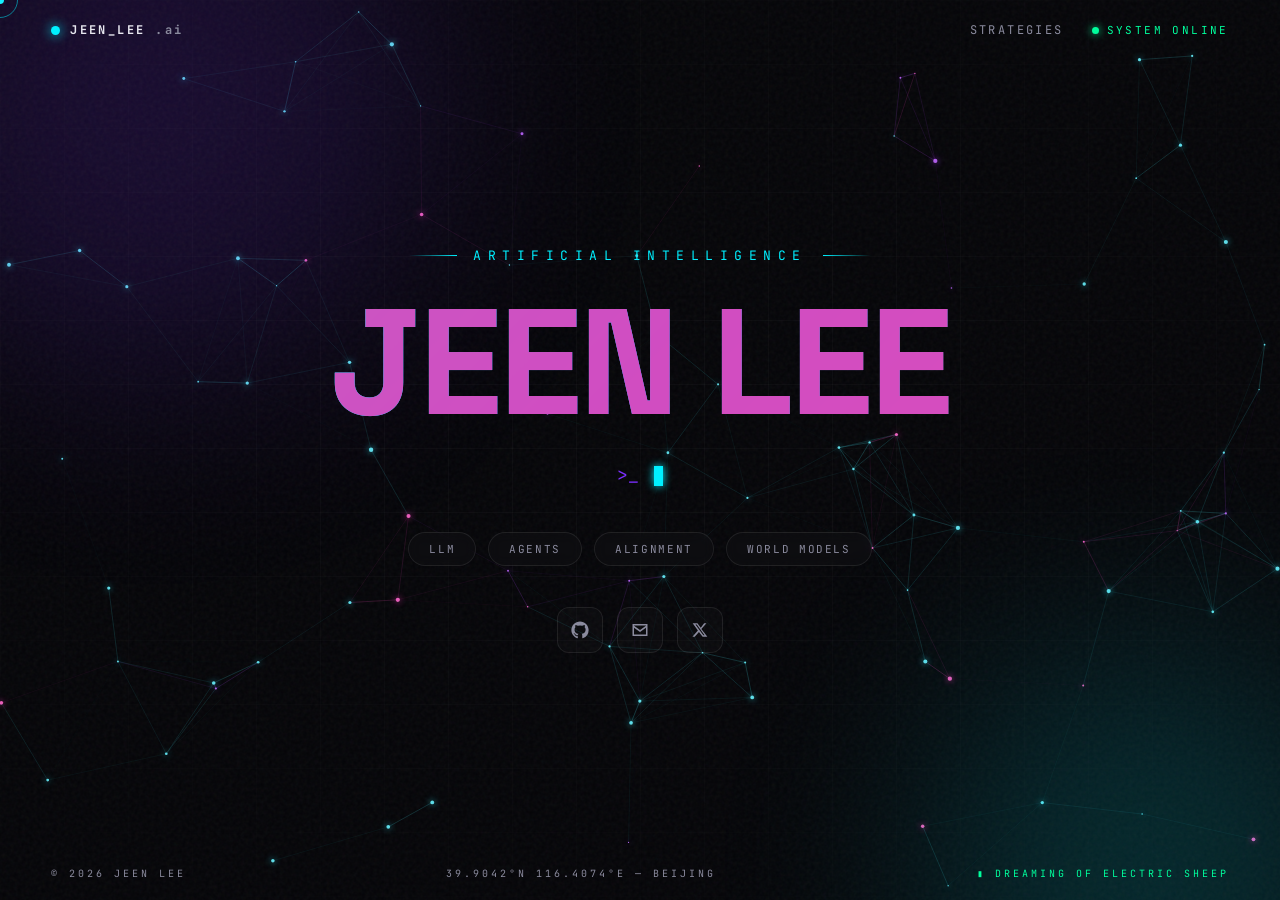
<file: index.html>
<!DOCTYPE html>
<html lang="zh-CN">
<head>
<meta charset="UTF-8">
<meta name="viewport" content="width=device-width, initial-scale=1.0">
<title>JEEN LEE</title>
<meta name="description" content="Jeen Lee — AI Researcher & Builder">
<link rel="preconnect" href="https://fonts.googleapis.com">
<link rel="preconnect" href="https://fonts.gstatic.com" crossorigin>
<link href="https://fonts.googleapis.com/css2?family=Space+Grotesk:wght@300;400;600;700&family=JetBrains+Mono:wght@300;400;700&family=Noto+Sans+SC:wght@300;500;900&display=swap" rel="stylesheet">
<style>
:root{
  --bg:#050508;
  --line:rgba(255,255,255,.08);
  --txt:#e8e8f0;
  --dim:#8b8b9e;
  --cyan:#00f0ff;
  --violet:#7b2fff;
  --magenta:#ff2fb3;
  --green:#00ff9d;
  --grad:linear-gradient(135deg,#00f0ff 0%,#7b2fff 50%,#ff2fb3 100%);
}
*{margin:0;padding:0;box-sizing:border-box}
html,body{height:100%}
body{
  background:var(--bg);color:var(--txt);
  font-family:'Space Grotesk','Noto Sans SC',sans-serif;
  overflow:hidden;cursor:none;
}
::selection{background:var(--cyan);color:#000}

/* cursor */
.cursor-dot{position:fixed;top:0;left:0;width:8px;height:8px;background:var(--cyan);border-radius:50%;pointer-events:none;z-index:9999;transform:translate(-50%,-50%);mix-blend-mode:screen}
.cursor-ring{position:fixed;top:0;left:0;width:36px;height:36px;border:1px solid rgba(0,240,255,.5);border-radius:50%;pointer-events:none;z-index:9998;transform:translate(-50%,-50%);transition:width .25s,height .25s,border-color .25s}
body.hovering .cursor-ring{width:60px;height:60px;border-color:var(--magenta)}
@media(hover:none){.cursor-dot,.cursor-ring{display:none}body{cursor:auto}}

/* preloader */
#preloader{position:fixed;inset:0;background:var(--bg);z-index:10000;display:flex;align-items:center;justify-content:center;transition:opacity .7s,visibility .7s}
#preloader.done{opacity:0;visibility:hidden}
.pre-num{font-size:clamp(40px,7vw,80px);font-weight:700;background:var(--grad);-webkit-background-clip:text;background-clip:text;-webkit-text-fill-color:transparent;font-variant-numeric:tabular-nums}

/* background */
#neural{position:fixed;inset:0;z-index:0}
.grid-overlay{position:fixed;inset:0;z-index:1;pointer-events:none;
  background-image:linear-gradient(rgba(255,255,255,.025) 1px,transparent 1px),linear-gradient(90deg,rgba(255,255,255,.025) 1px,transparent 1px);
  background-size:64px 64px;
  mask-image:radial-gradient(ellipse 75% 65% at 50% 45%,#000 25%,transparent 100%);
  -webkit-mask-image:radial-gradient(ellipse 75% 65% at 50% 45%,#000 25%,transparent 100%);
}
.noise{position:fixed;inset:0;z-index:2;pointer-events:none;opacity:.05;
  background-image:url("data:image/svg+xml,%3Csvg viewBox='0 0 256 256' xmlns='http://www.w3.org/2000/svg'%3E%3Cfilter id='n'%3E%3CfeTurbulence type='fractalNoise' baseFrequency='0.9' numOctaves='2'/%3E%3C/filter%3E%3Crect width='100%25' height='100%25' filter='url(%23n)'/%3E%3C/svg%3E");
}
.aurora{position:fixed;z-index:1;border-radius:50%;filter:blur(120px);pointer-events:none;opacity:.16}
.aurora.a{width:44vw;height:44vw;background:var(--violet);top:-14vw;left:-10vw;animation:drift1 18s ease-in-out infinite alternate}
.aurora.b{width:36vw;height:36vw;background:var(--cyan);bottom:-16vw;right:-8vw;animation:drift2 22s ease-in-out infinite alternate}
@keyframes drift1{to{transform:translate(9vw,7vh) scale(1.15)}}
@keyframes drift2{to{transform:translate(-8vw,-6vh) scale(.9)}}

/* layout */
.stage{position:relative;z-index:3;height:100vh;display:flex;flex-direction:column;align-items:center;justify-content:center;text-align:center;padding:0 6vw}

/* top bar */
.topbar{position:fixed;top:0;left:0;right:0;z-index:100;display:flex;justify-content:space-between;align-items:center;padding:22px 4vw;font-family:'JetBrains Mono',monospace;font-size:12px;letter-spacing:.2em}
.logo{display:flex;align-items:center;gap:10px;color:var(--txt);text-decoration:none;font-weight:700}
.logo .dot{width:9px;height:9px;border-radius:50%;background:var(--cyan);box-shadow:0 0 12px var(--cyan);animation:pulse 2s infinite}
@keyframes pulse{0%,100%{opacity:1}50%{opacity:.35}}
.status{color:var(--green);display:flex;align-items:center;gap:8px;font-size:11px}
.status::before{content:'';width:7px;height:7px;border-radius:50%;background:var(--green);box-shadow:0 0 8px var(--green);animation:pulse 1.6s infinite}
@media(max-width:600px){.status{display:none}}

/* hero */
.tag{font-family:'JetBrains Mono',monospace;font-size:clamp(10px,1.4vw,13px);letter-spacing:.5em;color:var(--cyan);margin-bottom:3vh;display:flex;align-items:center;gap:16px}
.tag::before,.tag::after{content:'';width:clamp(24px,4vw,48px);height:1px;background:linear-gradient(90deg,transparent,var(--cyan))}
.tag::after{background:linear-gradient(90deg,var(--cyan),transparent)}
.glitch{font-size:clamp(52px,13vw,150px);font-weight:700;line-height:.95;letter-spacing:-.02em;position:relative;background:var(--grad);-webkit-background-clip:text;background-clip:text;-webkit-text-fill-color:transparent}
.glitch::before,.glitch::after{content:attr(data-text);position:absolute;inset:0;background:none;-webkit-text-fill-color:initial}
.glitch::before{color:var(--cyan);animation:gl1 3.5s infinite linear alternate-reverse;opacity:.8}
.glitch::after{color:var(--magenta);animation:gl2 2.8s infinite linear alternate-reverse;opacity:.8}
@keyframes gl1{0%,92%,100%{clip-path:inset(100% 0 0 0);transform:none}93%{clip-path:inset(10% 0 60% 0);transform:translate(-4px,2px)}95%{clip-path:inset(50% 0 20% 0);transform:translate(4px,-2px)}97%{clip-path:inset(80% 0 5% 0);transform:translate(-2px,1px)}}
@keyframes gl2{0%,90%,100%{clip-path:inset(100% 0 0 0);transform:none}91%{clip-path:inset(60% 0 10% 0);transform:translate(4px,2px)}94%{clip-path:inset(20% 0 65% 0);transform:translate(-4px,-1px)}97%{clip-path:inset(5% 0 85% 0);transform:translate(2px,2px)}}
.sub{margin-top:3.2vh;font-family:'JetBrains Mono',monospace;font-size:clamp(13px,1.8vw,18px);color:var(--dim);min-height:1.6em}
.sub .typed{color:var(--txt)}
.sub .caret{display:inline-block;width:9px;height:1.1em;background:var(--cyan);vertical-align:text-bottom;margin-left:4px;animation:blink .8s step-end infinite;box-shadow:0 0 8px var(--cyan)}
@keyframes blink{50%{opacity:0}}

/* chips */
.chips{margin-top:4.5vh;display:flex;gap:12px;flex-wrap:wrap;justify-content:center}
.chip{font-family:'JetBrains Mono',monospace;font-size:11px;letter-spacing:.15em;color:var(--dim);border:1px solid var(--line);border-radius:99px;padding:9px 20px;background:rgba(255,255,255,.02);backdrop-filter:blur(6px);transition:all .3s}
.chip:hover{color:var(--cyan);border-color:rgba(0,240,255,.5);box-shadow:0 0 20px rgba(0,240,255,.15);transform:translateY(-2px)}

/* socials */
.socials{margin-top:4.5vh;display:flex;gap:14px}
.soc{width:46px;height:46px;display:flex;align-items:center;justify-content:center;border:1px solid var(--line);border-radius:12px;color:var(--dim);text-decoration:none;transition:all .3s;background:rgba(255,255,255,.02)}
.soc svg{width:18px;height:18px;fill:currentColor}
.soc:hover{color:var(--cyan);border-color:var(--cyan);box-shadow:0 0 24px rgba(0,240,255,.2);transform:translateY(-4px)}
.soc:nth-child(2):hover{color:var(--magenta);border-color:var(--magenta);box-shadow:0 0 24px rgba(255,47,179,.2)}
.soc:nth-child(3):hover{color:var(--green);border-color:var(--green);box-shadow:0 0 24px rgba(0,255,157,.2)}

/* bottom */
.bottombar{position:fixed;bottom:0;left:0;right:0;z-index:100;display:flex;justify-content:space-between;padding:20px 4vw;font-family:'JetBrains Mono',monospace;font-size:10px;letter-spacing:.3em;color:var(--dim)}
.bottombar .beat{color:var(--green)}
@media(max-width:600px){.bottombar .coord{display:none}}
</style>
</head>
<body>

<div class="cursor-dot"></div>
<div class="cursor-ring"></div>
<div id="preloader"><div class="pre-num">0%</div></div>

<canvas id="neural"></canvas>
<div class="aurora a"></div>
<div class="aurora b"></div>
<div class="grid-overlay"></div>
<div class="noise"></div>

<div class="topbar">
  <a class="logo" href="#"><span class="dot"></span>JEEN_LEE<span style="color:var(--dim)">.ai</span></a>
  <div style="display:flex;align-items:center;gap:28px">
    <a href="strategies/" style="color:var(--dim);text-decoration:none;transition:color .25s" onmouseover="this.style.color='var(--cyan)'" onmouseout="this.style.color='var(--dim)'">STRATEGIES</a>
    <div class="status">SYSTEM ONLINE</div>
  </div>
</div>

<main class="stage">
  <div class="tag">ARTIFICIAL INTELLIGENCE</div>
  <h1 class="glitch" data-text="JEEN LEE">JEEN LEE</h1>
  <div class="sub"><span style="color:var(--violet)">&gt;_</span> <span class="typed"></span><span class="caret"></span></div>
  <div class="chips">
    <span class="chip">LLM</span>
    <span class="chip">AGENTS</span>
    <span class="chip">ALIGNMENT</span>
    <span class="chip">WORLD MODELS</span>
  </div>
  <div class="socials">
    <a class="soc" href="https://github.com/li-fujian" target="_blank" rel="noopener" aria-label="GitHub">
      <svg viewBox="0 0 24 24"><path d="M12 .5C5.65.5.5 5.65.5 12c0 5.08 3.29 9.39 7.86 10.91.58.11.79-.25.79-.55v-2.17c-3.2.7-3.87-1.36-3.87-1.36-.52-1.33-1.28-1.68-1.28-1.68-1.05-.72.08-.71.08-.71 1.16.08 1.77 1.19 1.77 1.19 1.03 1.77 2.7 1.26 3.36.96.1-.75.4-1.26.73-1.55-2.55-.29-5.23-1.28-5.23-5.68 0-1.26.45-2.28 1.19-3.09-.12-.29-.52-1.46.11-3.05 0 0 .97-.31 3.18 1.18a11 11 0 0 1 5.8 0c2.2-1.49 3.17-1.18 3.17-1.18.63 1.59.23 2.76.11 3.05.74.81 1.19 1.83 1.19 3.09 0 4.41-2.69 5.38-5.25 5.66.41.36.78 1.05.78 2.13v3.16c0 .31.21.67.8.55A11.51 11.51 0 0 0 23.5 12C23.5 5.65 18.35.5 12 .5z"/></svg>
    </a>
    <a class="soc" href="mailto:hi@jeenlee.ai" aria-label="Email">
      <svg viewBox="0 0 24 24"><path d="M2 4h20v16H2V4zm2 2v.4l8 5.6 8-5.6V6H4zm16 12V9.1l-8 5.6-8-5.6V18h16z"/></svg>
    </a>
    <a class="soc" href="#" onclick="return false" aria-label="X">
      <svg viewBox="0 0 24 24"><path d="M17.5 3h3.1l-6.8 7.8L21.8 21h-6.3l-4.9-6.4L5 21H1.9l7.3-8.3L2.2 3h6.4l4.4 5.9L17.5 3zm-1.1 16.1h1.7L7.7 4.8H5.9l10.5 14.3z"/></svg>
    </a>
  </div>
</main>

<div class="bottombar">
  <span>© 2026 JEEN LEE</span>
  <span class="coord">39.9042°N 116.4074°E — BEIJING</span>
  <span class="beat">▮ DREAMING OF ELECTRIC SHEEP</span>
</div>

<script>
/* preloader */
(function(){
  var num=document.querySelector('.pre-num'),p=0;
  var t=setInterval(function(){
    p+=Math.random()*22+8;
    if(p>=100){p=100;clearInterval(t);setTimeout(function(){document.getElementById('preloader').classList.add('done');},300);}
    num.textContent=Math.floor(p)+'%';
  },80);
})();

/* neural network canvas */
(function(){
  var cv=document.getElementById('neural'),ctx=cv.getContext('2d'),W,H,nodes=[],mouse={x:-9999,y:-9999};
  var N=innerWidth<768?45:90,LINK=150;
  function rs(){W=cv.width=innerWidth;H=cv.height=innerHeight;}
  rs();addEventListener('resize',rs);
  function Node(){
    this.x=Math.random()*W;this.y=Math.random()*H;
    this.vx=(Math.random()-.5)*.35;this.vy=(Math.random()-.5)*.35;
    this.r=Math.random()*1.6+.6;
    this.hue=Math.random()<.75?185:(Math.random()<.5?275:320);
  }
  for(var i=0;i<N;i++)nodes.push(new Node());
  addEventListener('mousemove',function(e){mouse.x=e.clientX;mouse.y=e.clientY;});
  addEventListener('mouseout',function(){mouse.x=-9999;mouse.y=-9999;});
  function tick(){
    ctx.clearRect(0,0,W,H);
    var i,j,a,b,dx,dy,d;
    for(i=0;i<nodes.length;i++){
      a=nodes[i];a.x+=a.vx;a.y+=a.vy;
      if(a.x<0||a.x>W)a.vx*=-1;if(a.y<0||a.y>H)a.vy*=-1;
      dx=mouse.x-a.x;dy=mouse.y-a.y;d=Math.sqrt(dx*dx+dy*dy);
      if(d<140&&d>0.001){a.x+=dx/d*.6;a.y+=dy/d*.6;}
    }
    for(i=0;i<nodes.length;i++)for(j=i+1;j<nodes.length;j++){
      a=nodes[i];b=nodes[j];dx=a.x-b.x;dy=a.y-b.y;d=dx*dx+dy*dy;
      if(d<LINK*LINK){
        var o=(1-Math.sqrt(d)/LINK)*.35;
        ctx.strokeStyle='hsla('+a.hue+',100%,65%,'+o+')';ctx.lineWidth=.7;
        ctx.beginPath();ctx.moveTo(a.x,a.y);ctx.lineTo(b.x,b.y);ctx.stroke();
      }
    }
    for(i=0;i<nodes.length;i++){
      a=nodes[i];
      ctx.fillStyle='hsla('+a.hue+',100%,70%,.9)';
      ctx.shadowColor='hsla('+a.hue+',100%,60%,1)';ctx.shadowBlur=6;
      ctx.beginPath();ctx.arc(a.x,a.y,a.r,0,6.283);ctx.fill();ctx.shadowBlur=0;
    }
    requestAnimationFrame(tick);
  }
  tick();
})();

/* custom cursor */
(function(){
  var dot=document.querySelector('.cursor-dot'),ring=document.querySelector('.cursor-ring');
  var x=0,y=0,rx=0,ry=0;
  addEventListener('mousemove',function(e){x=e.clientX;y=e.clientY;dot.style.left=x+'px';dot.style.top=y+'px';});
  (function loop(){rx+=(x-rx)*.16;ry+=(y-ry)*.16;ring.style.left=rx+'px';ring.style.top=ry+'px';requestAnimationFrame(loop);})();
  document.querySelectorAll('a,.chip').forEach(function(el){
    el.addEventListener('mouseenter',function(){document.body.classList.add('hovering');});
    el.addEventListener('mouseleave',function(){document.body.classList.remove('hovering');});
  });
})();

/* typewriter */
(function(){
  var el=document.querySelector('.typed');
  var lines=['AI Researcher & Builder','Exploring the Edge of AGI','让智能涌现，让未来发生'];
  var li=0,ci=0,del=false;
  function step(){
    var s=lines[li];
    el.textContent=s.slice(0,ci);
    if(!del){ci++;if(ci>s.length){del=true;setTimeout(step,2200);return;}}
    else{ci--;if(ci===0){del=false;li=(li+1)%lines.length;}}
    setTimeout(step,del?30:75);
  }
  setTimeout(step,1200);
})();
</script>
</body>
</html>
</file>
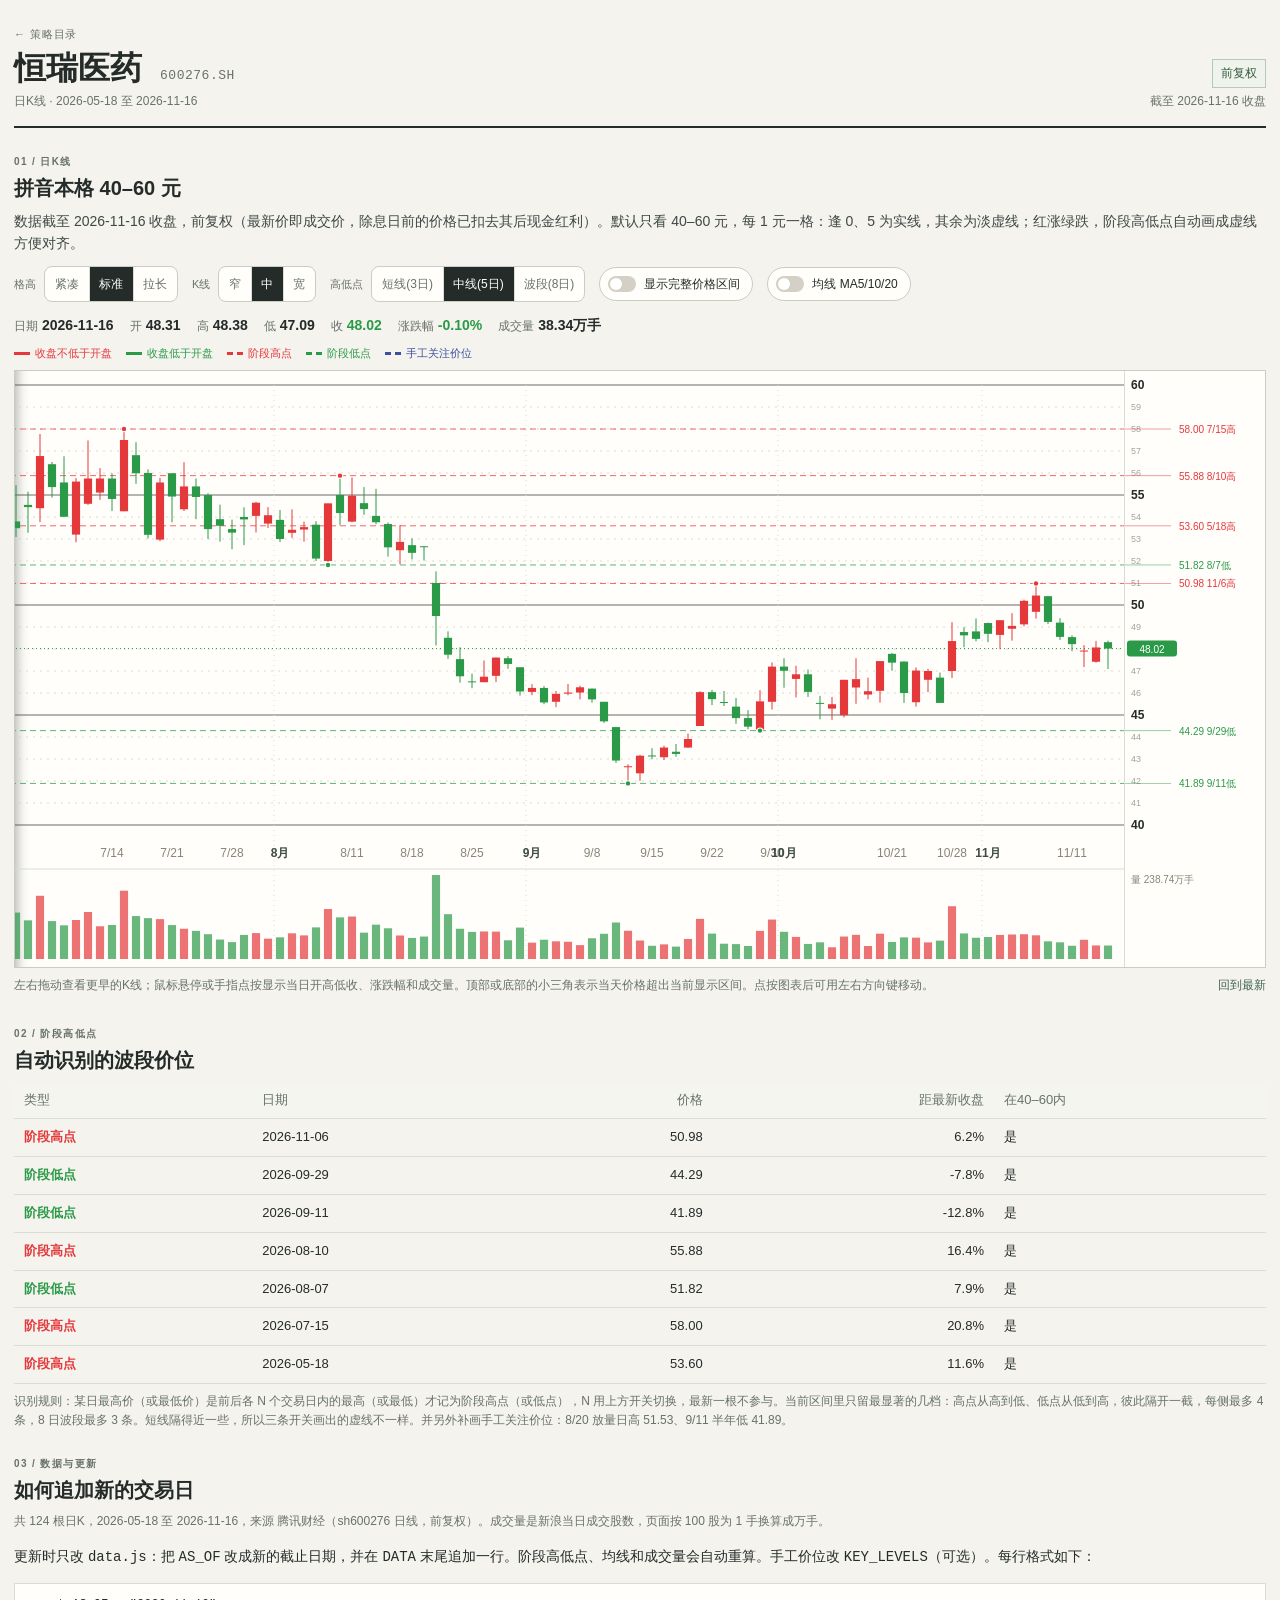
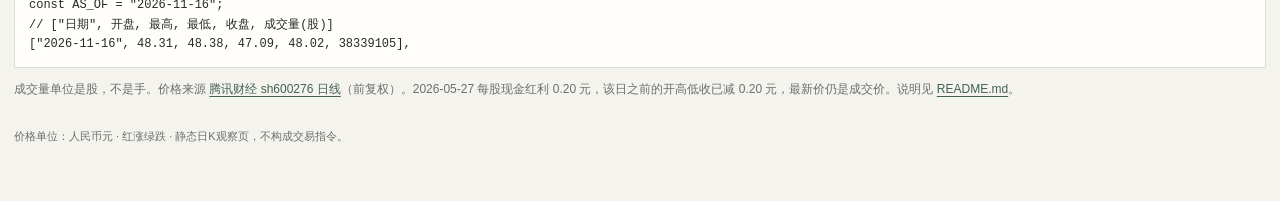
<file: hengrui/index.html>
<!DOCTYPE html>
<html lang="zh-CN">
<head>
<meta charset="UTF-8">
<meta name="viewport" content="width=device-width, initial-scale=1">
<title>恒瑞医药 600276 日K线</title>
<meta name="description" content="恒瑞医药（600276）前复权日K线。默认 40–60 元，每 1 元一格，红涨绿跌。">
<link rel="canonical" href="https://li-fujian.github.io/hengrui/">
<link rel="icon" href="data:,">
<link rel="stylesheet" href="styles.css">
</head>
<body>
<main class="wrap">
  <header class="head">
    <div>
      <a class="back" href="../strategies/">← 策略目录</a>
      <h1>恒瑞医药 <span>600276.SH</span></h1>
      <p id="subtitle">日K线</p>
    </div>
    <div class="stamp">
      <span class="badge">前复权</span>
      <p id="asof">数据载入中</p>
    </div>
  </header>

  <noscript><div class="notice">请启用 JavaScript 查看日K图。行情在 data.js，更新步骤见 README.md。</div></noscript>
  <div id="error" class="notice" role="alert" hidden></div>

  <section aria-labelledby="chart-title">
    <div class="eyebrow">01 / 日K线</div>
    <h2 id="chart-title">拼音本格 <span id="range-label"></span></h2>
    <p id="summary" class="lead"></p>

    <div class="toolbar" id="toolbar">
      <div class="control">
        <span class="control-label">格高</span>
        <div class="seg" role="group" aria-label="每元行高">
          <button type="button" data-set="density" data-value="16" aria-pressed="false">紧凑</button>
          <button type="button" data-set="density" data-value="22" aria-pressed="true">标准</button>
          <button type="button" data-set="density" data-value="30" aria-pressed="false">拉长</button>
        </div>
      </div>
      <div class="control">
        <span class="control-label">K线</span>
        <div class="seg" role="group" aria-label="K线宽度">
          <button type="button" data-set="spacing" data-value="8" aria-pressed="false">窄</button>
          <button type="button" data-set="spacing" data-value="12" aria-pressed="true">中</button>
          <button type="button" data-set="spacing" data-value="18" aria-pressed="false">宽</button>
        </div>
      </div>
      <div class="control">
        <span class="control-label">高低点</span>
        <div class="seg" role="group" aria-label="阶段高低点灵敏度">
          <button type="button" data-set="sens" data-value="3" aria-pressed="false">短线(3日)</button>
          <button type="button" data-set="sens" data-value="5" aria-pressed="true">中线(5日)</button>
          <button type="button" data-set="sens" data-value="8" aria-pressed="false">波段(8日)</button>
        </div>
      </div>
      <button type="button" class="toggle" data-set="fullRange" aria-pressed="false"><span class="knob" aria-hidden="true"></span>显示完整价格区间</button>
      <button type="button" class="toggle" data-set="showMA" aria-pressed="false"><span class="knob" aria-hidden="true"></span>均线 MA5/10/20</button>
    </div>

    <div class="quote" id="quote"></div>
    <div class="legend" id="legend">
      <span class="up"><i class="swatch"></i>收盘不低于开盘</span>
      <span class="down"><i class="swatch"></i>收盘低于开盘</span>
      <span class="up"><i class="swatch dash"></i>阶段高点</span>
      <span class="down"><i class="swatch dash"></i>阶段低点</span>
      <span class="accent"><i class="swatch dash"></i>手工关注价位</span>
      <span class="ma-key ma5" hidden><i class="swatch"></i>MA5</span>
      <span class="ma-key ma10" hidden><i class="swatch"></i>MA10</span>
      <span class="ma-key ma20" hidden><i class="swatch"></i>MA20</span>
    </div>

    <div class="chart-frame" id="chart-frame">
      <div class="chart-scroll" id="chart-scroll" tabindex="0" aria-label="日K线，可左右滑动。点按后可用方向键移动十字光标。">
        <div id="chart-svg"></div>
      </div>
      <div class="chart-axis" id="chart-axis"></div>
    </div>
    <div class="hint-row">
      <p class="note" id="hint">左右拖动查看更早的K线；鼠标悬停或手指点按显示当日开高低收、涨跌幅和成交量。顶部或底部的小三角表示当天价格超出当前显示区间。点按图表后可用左右方向键移动。</p>
      <button type="button" class="text-btn" id="jump-latest">回到最新</button>
    </div>
  </section>

  <section aria-labelledby="pivot-title">
    <div class="eyebrow">02 / 阶段高低点</div>
    <h2 id="pivot-title">自动识别的波段价位</h2>
    <div class="table-scroll">
      <table aria-labelledby="pivot-title">
        <thead>
          <tr>
            <th>类型</th>
            <th>日期</th>
            <th>价格</th>
            <th>距最新收盘</th>
            <th>在40–60内</th>
          </tr>
        </thead>
        <tbody id="pivot-body"></tbody>
      </table>
    </div>
    <p class="note" id="pivot-note"></p>
  </section>

  <section aria-labelledby="data-title">
    <div class="eyebrow">03 / 数据与更新</div>
    <h2 id="data-title">如何追加新的交易日</h2>
    <p id="data-meta" class="note"></p>
    <p>更新时只改 <code>data.js</code>：把 <code>AS_OF</code> 改成新的截止日期，并在 <code>DATA</code> 末尾追加一行。阶段高低点、均线和成交量会自动重算。手工价位改 <code>KEY_LEVELS</code>（可选）。每行格式如下：</p>
    <pre id="sample"></pre>
    <p class="note">成交量单位是股，不是手。价格来源 <a id="source-link" href="https://web.ifzq.gtimg.cn/appstock/app/fqkline/get?param=sh600276,day,,,320,qfq" target="_blank" rel="noopener noreferrer">腾讯财经 sh600276 日线</a>（前复权）。2026-05-27 每股现金红利 0.20 元，该日之前的开高低收已减 0.20 元，最新价仍是成交价。说明见 <a href="README.md">README.md</a>。</p>
  </section>

  <footer>价格单位：人民币元 · 红涨绿跌 · 静态日K观察页，不构成交易指令。</footer>
</main>
<script src="data.js"></script>
<script src="app.js"></script>
</body>
</html>
</file>
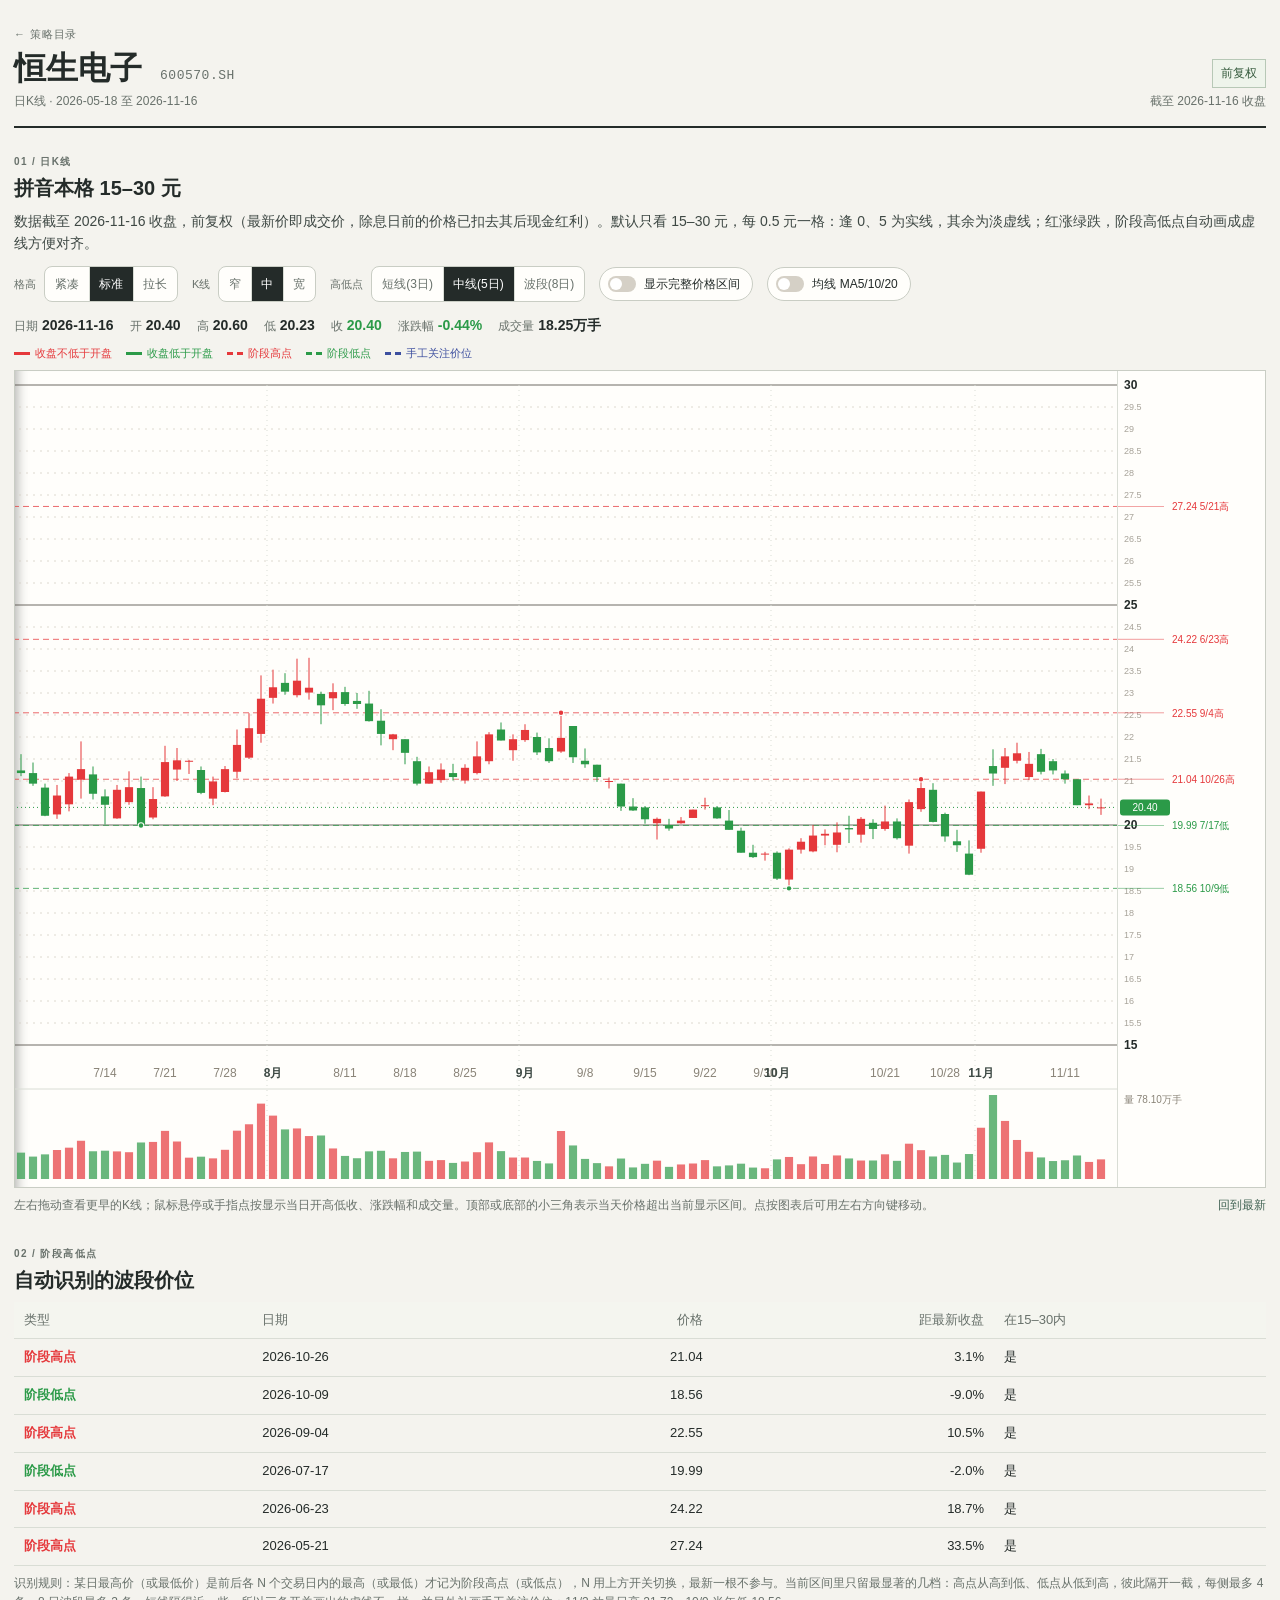
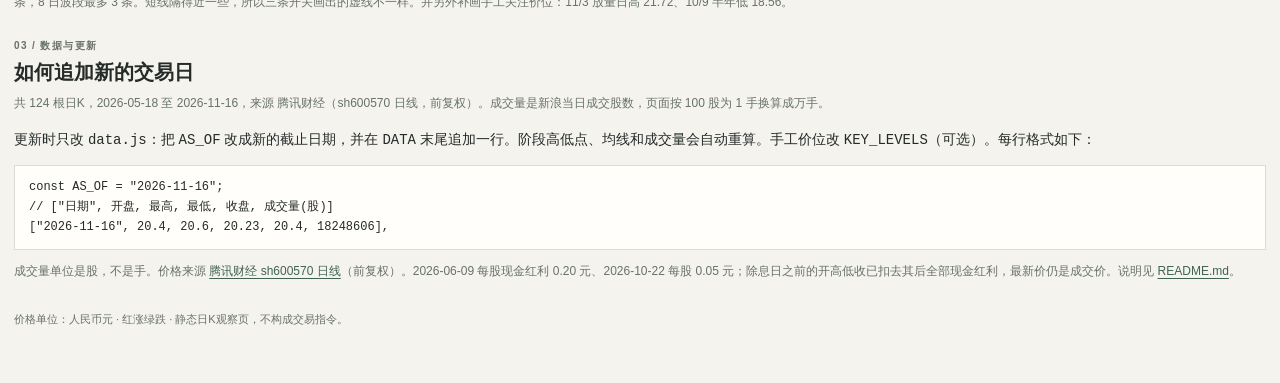
<file: hundsun/index.html>
<!DOCTYPE html>
<html lang="zh-CN">
<head>
<meta charset="UTF-8">
<meta name="viewport" content="width=device-width, initial-scale=1">
<title>恒生电子 600570 日K线</title>
<meta name="description" content="恒生电子（600570）前复权日K线。默认 15–30 元，每 0.5 元一格，红涨绿跌。">
<link rel="canonical" href="https://li-fujian.github.io/hundsun/">
<link rel="icon" href="data:,">
<link rel="stylesheet" href="styles.css">
</head>
<body>
<main class="wrap">
  <header class="head">
    <div>
      <a class="back" href="../strategies/">← 策略目录</a>
      <h1>恒生电子 <span>600570.SH</span></h1>
      <p id="subtitle">日K线</p>
    </div>
    <div class="stamp">
      <span class="badge">前复权</span>
      <p id="asof">数据载入中</p>
    </div>
  </header>

  <noscript><div class="notice">请启用 JavaScript 查看日K图。行情在 data.js，更新步骤见 README.md。</div></noscript>
  <div id="error" class="notice" role="alert" hidden></div>

  <section aria-labelledby="chart-title">
    <div class="eyebrow">01 / 日K线</div>
    <h2 id="chart-title">拼音本格 <span id="range-label"></span></h2>
    <p id="summary" class="lead"></p>

    <div class="toolbar" id="toolbar">
      <div class="control">
        <span class="control-label">格高</span>
        <div class="seg" role="group" aria-label="每格行高">
          <button type="button" data-set="density" data-value="16" aria-pressed="false">紧凑</button>
          <button type="button" data-set="density" data-value="22" aria-pressed="true">标准</button>
          <button type="button" data-set="density" data-value="30" aria-pressed="false">拉长</button>
        </div>
      </div>
      <div class="control">
        <span class="control-label">K线</span>
        <div class="seg" role="group" aria-label="K线宽度">
          <button type="button" data-set="spacing" data-value="8" aria-pressed="false">窄</button>
          <button type="button" data-set="spacing" data-value="12" aria-pressed="true">中</button>
          <button type="button" data-set="spacing" data-value="18" aria-pressed="false">宽</button>
        </div>
      </div>
      <div class="control">
        <span class="control-label">高低点</span>
        <div class="seg" role="group" aria-label="阶段高低点灵敏度">
          <button type="button" data-set="sens" data-value="3" aria-pressed="false">短线(3日)</button>
          <button type="button" data-set="sens" data-value="5" aria-pressed="true">中线(5日)</button>
          <button type="button" data-set="sens" data-value="8" aria-pressed="false">波段(8日)</button>
        </div>
      </div>
      <button type="button" class="toggle" data-set="fullRange" aria-pressed="false"><span class="knob" aria-hidden="true"></span>显示完整价格区间</button>
      <button type="button" class="toggle" data-set="showMA" aria-pressed="false"><span class="knob" aria-hidden="true"></span>均线 MA5/10/20</button>
    </div>

    <div class="quote" id="quote"></div>
    <div class="legend" id="legend">
      <span class="up"><i class="swatch"></i>收盘不低于开盘</span>
      <span class="down"><i class="swatch"></i>收盘低于开盘</span>
      <span class="up"><i class="swatch dash"></i>阶段高点</span>
      <span class="down"><i class="swatch dash"></i>阶段低点</span>
      <span class="accent"><i class="swatch dash"></i>手工关注价位</span>
      <span class="ma-key ma5" hidden><i class="swatch"></i>MA5</span>
      <span class="ma-key ma10" hidden><i class="swatch"></i>MA10</span>
      <span class="ma-key ma20" hidden><i class="swatch"></i>MA20</span>
    </div>

    <div class="chart-frame" id="chart-frame">
      <div class="chart-scroll" id="chart-scroll" tabindex="0" aria-label="日K线，可左右滑动。点按后可用方向键移动十字光标。">
        <div id="chart-svg"></div>
      </div>
      <div class="chart-axis" id="chart-axis"></div>
    </div>
    <div class="hint-row">
      <p class="note" id="hint">左右拖动查看更早的K线；鼠标悬停或手指点按显示当日开高低收、涨跌幅和成交量。顶部或底部的小三角表示当天价格超出当前显示区间。点按图表后可用左右方向键移动。</p>
      <button type="button" class="text-btn" id="jump-latest">回到最新</button>
    </div>
  </section>

  <section aria-labelledby="pivot-title">
    <div class="eyebrow">02 / 阶段高低点</div>
    <h2 id="pivot-title">自动识别的波段价位</h2>
    <div class="table-scroll">
      <table aria-labelledby="pivot-title">
        <thead>
          <tr>
            <th>类型</th>
            <th>日期</th>
            <th>价格</th>
            <th>距最新收盘</th>
            <th>在15–30内</th>
          </tr>
        </thead>
        <tbody id="pivot-body"></tbody>
      </table>
    </div>
    <p class="note" id="pivot-note"></p>
  </section>

  <section aria-labelledby="data-title">
    <div class="eyebrow">03 / 数据与更新</div>
    <h2 id="data-title">如何追加新的交易日</h2>
    <p id="data-meta" class="note"></p>
    <p>更新时只改 <code>data.js</code>：把 <code>AS_OF</code> 改成新的截止日期，并在 <code>DATA</code> 末尾追加一行。阶段高低点、均线和成交量会自动重算。手工价位改 <code>KEY_LEVELS</code>（可选）。每行格式如下：</p>
    <pre id="sample"></pre>
    <p class="note">成交量单位是股，不是手。价格来源 <a id="source-link" href="https://web.ifzq.gtimg.cn/appstock/app/fqkline/get?param=sh600570,day,,,320,qfq" target="_blank" rel="noopener noreferrer">腾讯财经 sh600570 日线</a>（前复权）。2026-06-09 每股现金红利 0.20 元、2026-10-22 每股 0.05 元；除息日之前的开高低收已扣去其后全部现金红利，最新价仍是成交价。说明见 <a href="README.md">README.md</a>。</p>
  </section>

  <footer>价格单位：人民币元 · 红涨绿跌 · 静态日K观察页，不构成交易指令。</footer>
</main>
<script src="data.js"></script>
<script src="app.js"></script>
</body>
</html>
</file>
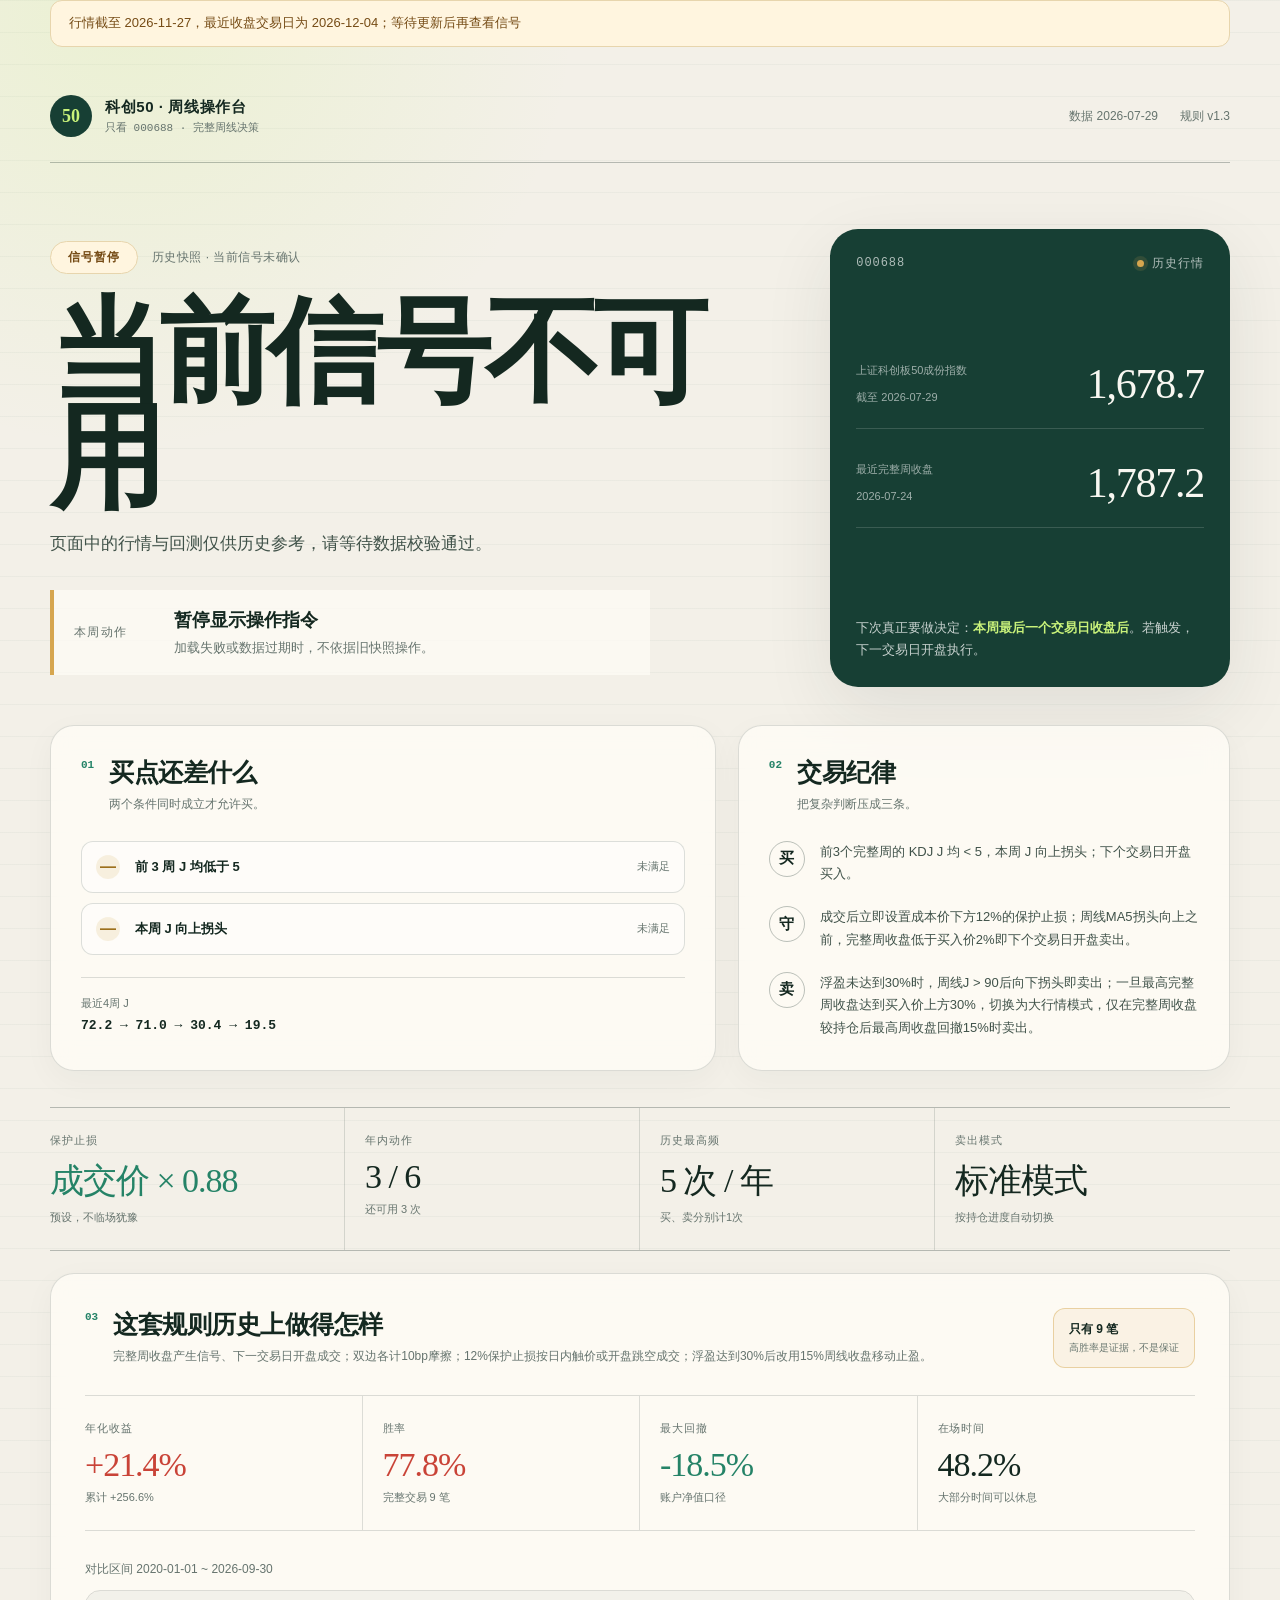
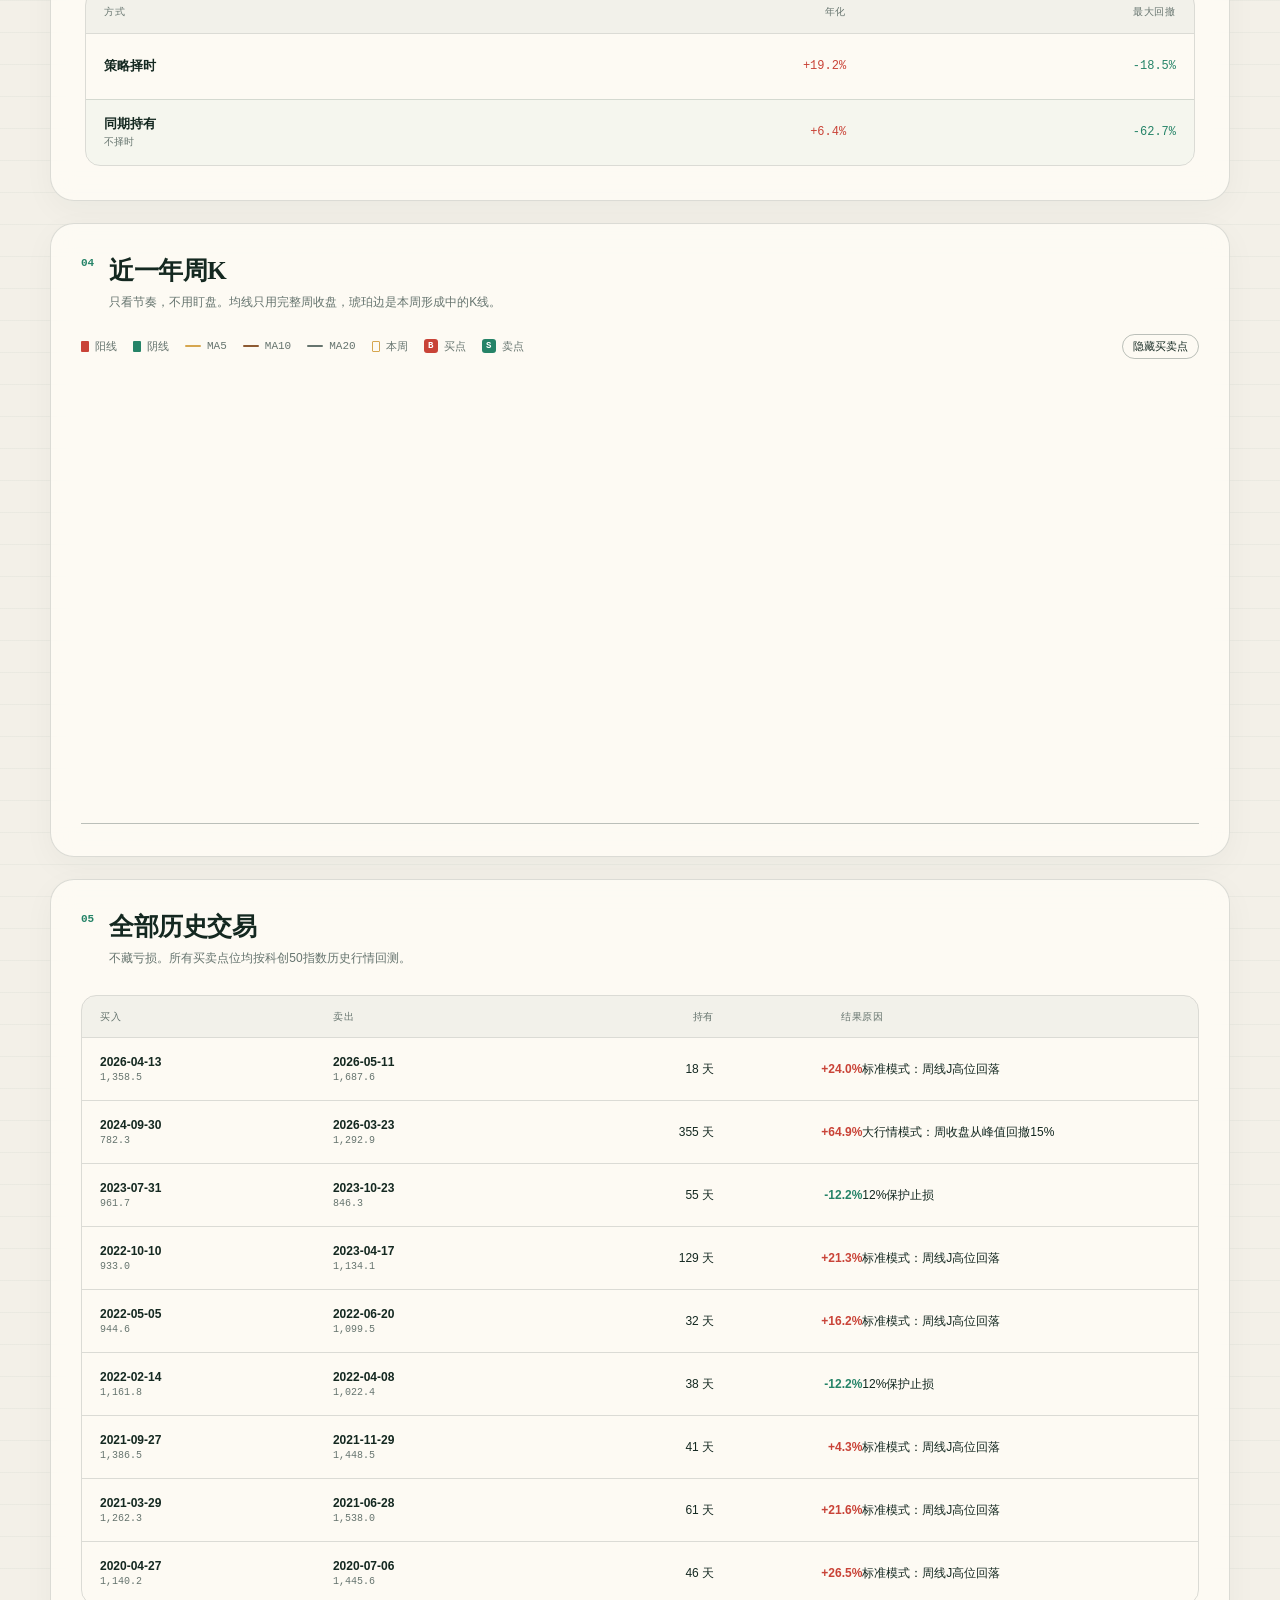
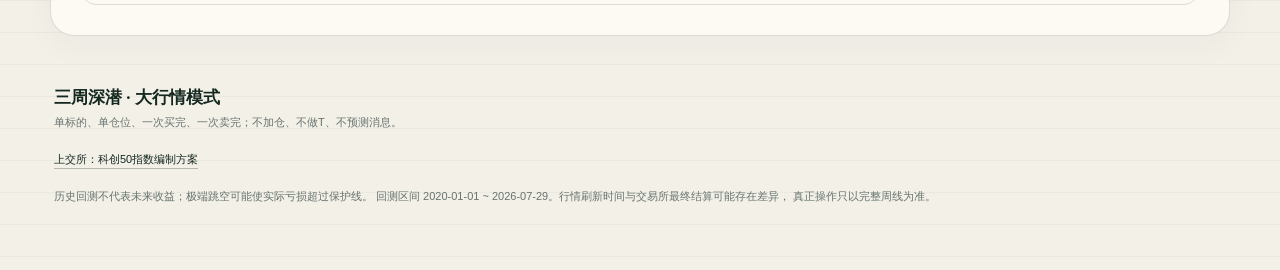
<file: kc50-weekly/index.html>
<!DOCTYPE html><html lang="zh-CN"><head><meta charSet="utf-8"/><meta name="viewport" content="width=device-width, initial-scale=1"/><title>科创50 · 周线操作台</title><meta name="description" content="低频、周线、全进全出。每周只回答一次：买、持有、卖，还是等。"/><meta name="application-name" content="科创50 · 周线操作台"/><meta name="category" content="finance"/><meta property="og:title" content="科创50 · 周线操作台"/><meta property="og:description" content="低频、周线、全进全出。每周只回答一次：买、持有、卖，还是等。"/><meta property="og:type" content="website"/><meta name="twitter:card" content="summary_large_image"/><meta name="twitter:title" content="科创50 · 周线操作台"/><meta name="twitter:description" content="低频、周线、全进全出。每周只回答一次：买、持有、卖，还是等。"/>
<link rel="canonical" href="https://li-fujian.github.io/kc50-weekly/"/><meta property="og:url" content="https://li-fujian.github.io/kc50-weekly/"/><style>:root {
  --ink: #142820;
  --muted: #66746e;
  --paper: #f3f0e8;
  --paper-strong: #fffdf7;
  --line: rgba(20, 40, 32, 0.14);
  --line-strong: rgba(20, 40, 32, 0.28);
  --forest: #173f34;
  --mint: #c9f27a;
  --amber: #d6a64f;
  --rise: #c94337;
  --fall: #258367;
  --shadow: 0 22px 70px rgba(28, 48, 39, 0.09);
}

* {
  box-sizing: border-box;
}

html {
  scroll-behavior: smooth;
  -webkit-text-size-adjust: 100%;
  text-size-adjust: 100%;
}

body {
  margin: 0;
  background:
    radial-gradient(circle at 10% 0%, rgba(201, 242, 122, 0.2), transparent 28rem),
    linear-gradient(rgba(20, 40, 32, 0.035) 1px, transparent 1px),
    var(--paper);
  background-size: auto, 100% 32px, auto;
  color: var(--ink);
  font-family:
    "PingFang SC", "Hiragino Sans GB", "Microsoft YaHei", "Noto Sans CJK SC",
    sans-serif;
}

a {
  color: inherit;
  text-decoration: none;
}

main {
  width: min(1180px, calc(100% - 40px));
  margin: 0 auto;
  padding-bottom: 64px;
}

.topbar {
  min-height: 92px;
  display: flex;
  align-items: center;
  justify-content: space-between;
  border-bottom: 1px solid var(--line-strong);
}

.brand {
  display: inline-flex;
  align-items: center;
  gap: 13px;
}

.brand-mark {
  width: 42px;
  height: 42px;
  display: grid;
  place-items: center;
  border-radius: 50%;
  background: var(--forest);
  color: var(--mint);
  font-family: Georgia, "Songti SC", serif;
  font-size: 18px;
  font-weight: 700;
}

.brand > span:last-child,
.brand strong,
.brand small {
  display: block;
}

.brand strong {
  font-size: 15px;
  letter-spacing: 0.04em;
}

.brand small {
  color: var(--muted);
  font-family: ui-monospace, SFMono-Regular, Menlo, monospace;
  font-size: 11px;
  margin-top: 3px;
}

.topbar-meta {
  display: flex;
  gap: 22px;
  font-size: 12px;
  color: var(--muted);
}

.hero {
  display: grid;
  grid-template-columns: minmax(0, 1.4fr) minmax(320px, 0.75fr);
  gap: 34px;
  padding: 66px 0 38px;
  align-items: stretch;
}

.hero-copy {
  padding: 12px 0;
}

.eyebrow {
  display: flex;
  align-items: center;
  gap: 14px;
  color: var(--muted);
  font-size: 12px;
  letter-spacing: 0.04em;
}

.signal-stamp {
  display: inline-flex;
  min-width: 88px;
  justify-content: center;
  padding: 7px 12px;
  border: 1px solid var(--line-strong);
  border-radius: 999px;
  color: var(--ink);
  font-family: ui-monospace, SFMono-Regular, Menlo, monospace;
  font-weight: 700;
  letter-spacing: 0.08em;
}

.signal-WAIT {
  background: #efe4cc;
  border-color: #d0ae68;
}

.signal-BUY_NEXT_OPEN {
  color: #fff;
  background: var(--rise);
  border-color: var(--rise);
}

.signal-HOLD {
  color: #fff;
  background: var(--forest);
  border-color: var(--forest);
}

.signal-SELL_NEXT_OPEN {
  color: #fff;
  background: var(--fall);
  border-color: var(--fall);
}

h1,
h2,
p {
  margin-top: 0;
}

h1 {
  margin: 25px 0 18px;
  font-family: Georgia, "Songti SC", "STSong", serif;
  font-size: clamp(64px, 9vw, 116px);
  line-height: 0.92;
  font-weight: 600;
  letter-spacing: -0.055em;
}

.hero-summary {
  max-width: 620px;
  margin-bottom: 31px;
  color: #405249;
  font-size: 17px;
  line-height: 1.8;
}

.hero-action {
  display: grid;
  grid-template-columns: 82px 1fr;
  gap: 3px 18px;
  max-width: 600px;
  padding: 18px 20px;
  border-left: 4px solid var(--amber);
  background: rgba(255, 253, 247, 0.72);
}

.hero-action span {
  grid-row: span 2;
  align-self: center;
  color: var(--muted);
  font-size: 12px;
  letter-spacing: 0.12em;
}

.hero-action strong {
  font-size: 18px;
}

.hero-action small {
  margin-top: 4px;
  color: var(--muted);
}

.quote-card {
  display: flex;
  flex-direction: column;
  justify-content: space-between;
  min-height: 400px;
  padding: 26px;
  border-radius: 28px;
  background: var(--forest);
  box-shadow: var(--shadow);
  color: #f8f7f1;
}

.quote-header,
.quote-main {
  display: flex;
}

.quote-header {
  align-items: center;
  justify-content: space-between;
  color: rgba(255, 255, 255, 0.66);
  font-family: ui-monospace, SFMono-Regular, Menlo, monospace;
  font-size: 12px;
  letter-spacing: 0.08em;
}

.live-dot::before {
  width: 7px;
  height: 7px;
  content: "";
  display: inline-block;
  margin-right: 8px;
  border-radius: 50%;
  background: var(--amber);
  box-shadow: 0 0 0 4px rgba(214, 166, 79, 0.14);
}

.quote-main {
  flex-direction: column;
  gap: 30px;
  margin: 36px 0;
}

.quote-main > div {
  display: grid;
  grid-template-columns: minmax(0, 1fr) auto;
  align-items: center;
  column-gap: 16px;
  row-gap: 6px;
  padding-bottom: 20px;
  border-bottom: 1px solid rgba(255, 255, 255, 0.15);
}

.quote-main small,
.quote-main span {
  color: rgba(255, 255, 255, 0.58);
  font-size: 11px;
  line-height: 1.4;
}

.quote-main span {
  white-space: nowrap;
}

.quote-main strong {
  grid-row: span 2;
  grid-column: 2;
  font-family: Georgia, "Songti SC", serif;
  font-size: 42px;
  font-weight: 500;
  letter-spacing: -0.03em;
  white-space: nowrap;
}

.quote-card > p {
  margin: 0;
  color: rgba(255, 255, 255, 0.76);
  font-size: 13px;
  line-height: 1.7;
}

.quote-card b {
  color: var(--mint);
  font-weight: 600;
}

.decision-grid {
  display: grid;
  grid-template-columns: 1.15fr 0.85fr;
  gap: 22px;
}

.panel {
  margin-bottom: 22px;
  padding: 30px;
  border: 1px solid var(--line);
  border-radius: 24px;
  background: rgba(255, 253, 247, 0.78);
  box-shadow: 0 9px 32px rgba(25, 48, 39, 0.04);
  backdrop-filter: blur(12px);
}

.section-title {
  display: flex;
  align-items: flex-start;
  gap: 15px;
}

.section-title > span {
  padding-top: 3px;
  color: var(--fall);
  font-family: ui-monospace, SFMono-Regular, Menlo, monospace;
  font-size: 11px;
  font-weight: 700;
}

.section-title h2 {
  margin-bottom: 6px;
  font-family: Georgia, "Songti SC", "STSong", serif;
  font-size: 25px;
  font-weight: 600;
  letter-spacing: -0.02em;
}

.section-title p {
  margin-bottom: 0;
  color: var(--muted);
  font-size: 12px;
  line-height: 1.6;
}

.conditions {
  display: grid;
  gap: 10px;
  margin: 26px 0 22px;
}

.condition {
  display: grid;
  grid-template-columns: 28px 1fr auto;
  align-items: center;
  gap: 11px;
  padding: 13px 14px;
  border: 1px solid var(--line);
  border-radius: 12px;
  background: rgba(255, 255, 255, 0.44);
}

.condition > span {
  width: 24px;
  height: 24px;
  display: grid;
  place-items: center;
  border-radius: 50%;
  font-weight: 800;
}

.condition-on {
  background: rgba(37, 131, 103, 0.12);
  color: var(--fall);
}

.condition-off {
  background: rgba(214, 166, 79, 0.16);
  color: #9d701c;
}

.condition strong {
  font-size: 13px;
  font-weight: 600;
}

.condition small {
  color: var(--muted);
  font-size: 11px;
}

.indicator-strip {
  display: grid;
  grid-template-columns: 1fr auto;
  gap: 22px;
  padding-top: 18px;
  border-top: 1px solid var(--line);
}

.indicator-strip small,
.indicator-strip strong {
  display: block;
}

.indicator-strip small {
  margin-bottom: 7px;
  color: var(--muted);
  font-size: 11px;
}

.indicator-strip strong {
  font-family: ui-monospace, SFMono-Regular, Menlo, monospace;
  font-size: 13px;
}

.watch-note {
  margin: 16px 0 0;
  padding: 12px 14px;
  border-left: 3px solid var(--amber);
  background: rgba(214, 166, 79, 0.12);
  font-size: 13px;
  line-height: 1.7;
}

.watch-note-alert {
  border-left-color: var(--rise);
  background: rgba(201, 67, 55, 0.1);
}

.watch-note[hidden] { display: none; }

.rules {
  display: grid;
  gap: 20px;
  margin: 26px 0 0;
  padding: 0;
  list-style: none;
}

.rules li {
  display: grid;
  grid-template-columns: 38px 1fr;
  gap: 13px;
}

.rules li > span {
  width: 36px;
  height: 36px;
  display: grid;
  place-items: center;
  border: 1px solid var(--line-strong);
  border-radius: 50%;
  font-family: Georgia, "Songti SC", serif;
  font-size: 15px;
  font-weight: 700;
}

.rules p {
  margin-bottom: 0;
  color: #405249;
  font-size: 13px;
  line-height: 1.75;
}

.risk-row {
  display: grid;
  grid-template-columns: repeat(4, 1fr);
  margin: 14px 0 22px;
  border-top: 1px solid var(--line-strong);
  border-bottom: 1px solid var(--line-strong);
}

.metric {
  min-width: 0;
  padding: 25px 20px;
  border-right: 1px solid var(--line);
}

.metric:first-child {
  padding-left: 0;
}

.metric:last-child {
  padding-right: 0;
  border-right: 0;
}

.metric span,
.metric strong,
.metric small {
  display: block;
}

.metric span {
  margin-bottom: 10px;
  color: var(--muted);
  font-size: 11px;
  letter-spacing: 0.08em;
}

.metric strong {
  overflow: hidden;
  margin-bottom: 6px;
  font-family: Georgia, "Songti SC", serif;
  font-size: clamp(23px, 3vw, 34px);
  font-weight: 500;
  letter-spacing: -0.03em;
  text-overflow: ellipsis;
}

.metric small {
  color: var(--muted);
  font-size: 11px;
}

.metric-positive {
  color: var(--rise) !important;
}

.metric-negative {
  color: var(--fall) !important;
}

.performance-panel {
  padding: 34px;
}

.performance-head {
  display: flex;
  align-items: flex-start;
  justify-content: space-between;
  gap: 28px;
}

.sample-warning {
  padding: 12px 15px;
  border: 1px solid rgba(214, 166, 79, 0.45);
  border-radius: 12px;
  background: rgba(214, 166, 79, 0.09);
  white-space: nowrap;
}

.sample-warning strong,
.sample-warning span {
  display: block;
}

.sample-warning strong {
  margin-bottom: 3px;
  font-size: 12px;
}

.sample-warning span {
  color: var(--muted);
  font-size: 10px;
}

.metric-grid {
  display: grid;
  grid-template-columns: repeat(4, 1fr);
  margin: 27px 0 30px;
  border-top: 1px solid var(--line);
  border-bottom: 1px solid var(--line);
}

.comparison-period { color: var(--muted); font-size: 12px; margin: 0 0 12px; }

.compare-table {
  overflow: hidden;
  border: 1px solid var(--line);
  border-radius: 15px;
}

.compare-row {
  display: grid;
  grid-template-columns: 1.25fr repeat(2, 1fr);
  align-items: center;
  min-height: 66px;
  padding: 0 18px;
  border-top: 1px solid var(--line);
}

.compare-row:first-child {
  border-top: 0;
}

.compare-row > :not(:first-child) {
  text-align: right;
}

.compare-row strong {
  font-size: 13px;
}

.compare-row small {
  color: var(--muted);
  font-size: 10px;
  font-weight: 400;
}

.compare-row > span {
  font-family: ui-monospace, SFMono-Regular, Menlo, monospace;
  font-size: 12px;
}

.compare-head {
  min-height: 42px;
  background: rgba(20, 40, 32, 0.045);
  color: var(--muted);
  font-size: 10px;
  letter-spacing: 0.08em;
}

.compare-head > span {
  font-family: inherit;
  font-size: 10px;
}

.benchmark-row {
  background: rgba(37, 131, 103, 0.035);
}

.rhythm-panel {
  padding-bottom: 24px;
}

.line-chart {
  margin-top: 22px;
}

.line-legend {
  display: flex;
  flex-wrap: wrap;
  gap: 8px 16px;
  color: var(--muted);
  font-family: ui-monospace, SFMono-Regular, Menlo, monospace;
  font-size: 11px;
}

.line-legend span {
  display: inline-flex;
  align-items: center;
  gap: 6px;
}

.swatch {
  width: 16px;
  height: 2px;
  display: inline-block;
  border-radius: 1px;
}

.swatch-up,
.swatch-down,
.swatch-now {
  width: 8px;
  height: 11px;
  border-radius: 1px;
}
.swatch-up { background: var(--rise); }
.swatch-down { background: var(--fall); }
.swatch-now { background: transparent; border: 1.5px solid var(--amber); box-sizing: border-box; }
.swatch-ma5 { background: var(--amber); }
.swatch-ma10 { background: #8d5a32; }
.swatch-ma20 { background: var(--muted); }
.legend-mark {
  width: 14px;
  height: 14px;
  display: inline-grid;
  place-items: center;
  border-radius: 3px;
  color: #fff;
  font-size: 9px;
  font-style: normal;
  font-weight: 700;
}
.legend-mark-buy { background: var(--rise); }
.legend-mark-sell { background: var(--fall); }

.mark-toggle {
  margin-left: auto;
  padding: 4px 10px;
  border: 1px solid var(--line-strong);
  border-radius: 999px;
  background: transparent;
  color: var(--ink);
  font: inherit;
  cursor: pointer;
}
.mark-toggle[aria-pressed="false"] {
  background: var(--forest);
  border-color: var(--forest);
  color: #fff;
}

.line-plot {
  position: relative;
  height: clamp(320px, 36vw, 440px);
  margin-top: 16px;
}

.line-plot.marks-off .line-marks {
  visibility: hidden;
}

.line-svg,
.line-marks {
  position: absolute;
  inset: 0;
  width: 100%;
  height: 100%;
  overflow: visible;
}

.line-marks { pointer-events: none; }

.chart-mark {
  position: absolute;
  width: 0;
  height: 0;
  z-index: 1;
}

.chart-mark b {
  position: absolute;
  left: 0;
  width: 17px;
  height: 17px;
  display: grid;
  place-items: center;
  transform: translateX(-50%);
  border-radius: 4px;
  box-shadow: 0 0 0 1.5px var(--paper-strong), 0 2px 6px rgba(20, 40, 32, 0.2);
  color: #fff;
  font-family: ui-monospace, SFMono-Regular, Menlo, monospace;
  font-size: 10px;
  font-weight: 700;
  line-height: 1;
  cursor: default;
}

.chart-mark b::before {
  position: absolute;
  left: 50%;
  content: "";
  transform: translateX(-50%);
  border: 4px solid transparent;
}

.chart-mark-buy b {
  top: 9px;
  background: var(--rise);
}
.chart-mark-buy b::before {
  bottom: 100%;
  border-top-width: 0;
  border-bottom-color: var(--rise);
}

.chart-mark-sell b {
  bottom: 9px;
  background: var(--fall);
}
.chart-mark-sell b::before {
  top: 100%;
  border-bottom-width: 0;
  border-top-color: var(--fall);
}

.chart-axis {
  display: flex;
  justify-content: space-between;
  margin-top: 8px;
  padding-top: 8px;
  border-top: 1px solid var(--line-strong);
  color: var(--muted);
  font-family: ui-monospace, SFMono-Regular, Menlo, monospace;
  font-size: 10px;
}

.trade-table {
  overflow: hidden;
  margin-top: 27px;
  border: 1px solid var(--line);
  border-radius: 15px;
}

.trade-row {
  display: grid;
  grid-template-columns: 1.1fr 1.1fr 0.7fr 0.7fr 1.5fr;
  align-items: center;
  min-height: 63px;
  padding: 0 18px;
  border-top: 1px solid var(--line);
  font-size: 12px;
}

.trade-row:first-child {
  border-top: 0;
}

.trade-row > :nth-child(3),
.trade-row > :nth-child(4) {
  text-align: right;
}

.trade-row strong,
.trade-row small {
  display: block;
}

.trade-row small {
  margin-top: 3px;
  color: var(--muted);
  font-family: ui-monospace, SFMono-Regular, Menlo, monospace;
  font-size: 10px;
}

.trade-head {
  min-height: 41px;
  background: rgba(20, 40, 32, 0.045);
  color: var(--muted);
  font-size: 10px;
  letter-spacing: 0.08em;
}

.operating-note {
  display: grid;
  grid-template-columns: 0.85fr 1.15fr;
  gap: 50px;
  margin: 44px 0 22px;
  padding: 42px;
  border-radius: 25px;
  background: var(--forest);
  color: #fff;
}

.operating-note span {
  color: var(--mint);
  font-size: 11px;
  letter-spacing: 0.12em;
}

.operating-note h2 {
  margin: 13px 0 0;
  font-family: Georgia, "Songti SC", serif;
  font-size: 30px;
  font-weight: 500;
  line-height: 1.3;
}

.operating-note ol {
  display: grid;
  gap: 15px;
  margin: 0;
  padding-left: 22px;
  color: rgba(255, 255, 255, 0.76);
  font-size: 13px;
  line-height: 1.75;
}

footer {
  display: grid;
  gap: 18px;
  padding: 26px 4px 0;
  color: var(--muted);
  font-size: 11px;
  line-height: 1.7;
}

footer > div:first-child,
footer strong,
footer span {
  display: block;
}

footer strong {
  color: var(--ink);
  font-family: Georgia, "Songti SC", serif;
  font-size: 17px;
}

.source-links {
  display: flex;
  flex-wrap: wrap;
  gap: 10px 22px;
}

.source-links a {
  border-bottom: 1px solid var(--line-strong);
  color: var(--ink);
}

footer p {
  max-width: 900px;
  margin-bottom: 0;
}

@media (max-width: 860px) {
  main {
    width: min(100% - 24px, 720px);
  }

  .topbar {
    min-height: 76px;
  }

  .topbar-meta {
    display: none;
  }

  .hero,
  .decision-grid,
  .operating-note {
    grid-template-columns: 1fr;
  }

  .hero {
    gap: 20px;
    padding-top: 42px;
  }

  h1 {
    font-size: clamp(58px, 18vw, 90px);
  }

  .quote-card {
    min-height: 340px;
  }

  .risk-row,
  .metric-grid {
    grid-template-columns: repeat(2, 1fr);
  }

  .risk-row .metric:nth-child(2),
  .metric-grid .metric:nth-child(2) {
    border-right: 0;
  }

  .risk-row .metric:nth-child(n + 3),
  .metric-grid .metric:nth-child(n + 3) {
    border-top: 1px solid var(--line);
  }

  .risk-row .metric:nth-child(3),
  .metric-grid .metric:nth-child(3) {
    padding-left: 0;
  }

  .compare-row {
    grid-template-columns: 1.35fr repeat(2, 0.9fr);
  }

  .trade-row {
    grid-template-columns: 1fr 1fr 0.65fr 0.7fr;
  }

  .trade-row > :last-child {
    display: none;
  }

  .operating-note {
    gap: 28px;
    padding: 30px;
  }
}

@media (max-width: 560px) {
  .brand strong {
    font-size: 13px;
  }

  .brand small {
    font-size: 9px;
  }

  .hero {
    padding-top: 34px;
  }

  .eyebrow {
    align-items: flex-start;
    flex-direction: column;
    gap: 9px;
  }

  .hero-summary {
    font-size: 15px;
  }

  .hero-action {
    grid-template-columns: 1fr;
  }

  .hero-action span {
    grid-row: auto;
  }

  .quote-card,
  .panel {
    padding: 23px 19px;
    border-radius: 20px;
  }

  .condition {
    grid-template-columns: 28px 1fr;
  }

  .condition small {
    display: none;
  }

  .indicator-strip {
    grid-template-columns: 1fr;
  }

  .performance-head {
    flex-direction: column;
  }

  .sample-warning {
    width: 100%;
  }

  .metric strong {
    font-size: 22px;
  }

  .compare-row {
    grid-template-columns: 1.2fr repeat(2, 1fr);
    min-height: 58px;
    padding: 0 14px;
  }

  .trade-row {
    grid-template-columns: minmax(0, 1fr) minmax(0, 1fr) 80px;
    gap: 6px 12px;
    min-height: 0;
    padding: 13px 14px;
  }

  .trade-row > :nth-child(3) {
    grid-area: 2 / 1;
    text-align: left;
  }

  .trade-row > :nth-child(4) {
    grid-area: 1 / 3;
  }

  .trade-row:not(.trade-head) > :nth-child(4) {
    font-size: 14px;
  }

  .trade-row > :last-child {
    display: block;
    grid-area: 2 / 2 / 3 / 4;
  }

  .trade-row:not(.trade-head) > :nth-child(3),
  .trade-row:not(.trade-head) > :last-child {
    color: var(--muted);
    font-size: 11px;
  }

  .trade-head {
    min-height: 38px;
    padding: 0 14px;
  }

  .trade-head > :nth-child(3),
  .trade-head > :last-child {
    display: none;
  }

  .operating-note h2 {
    font-size: 25px;
  }

  .chart-mark b {
    width: 15px;
    height: 15px;
    font-size: 9px;
  }
}

@media (prefers-reduced-motion: reduce) {
  html {
    scroll-behavior: auto;
  }
}
.data-status {
  margin: 0 0 24px;
  padding: 12px 18px;
  border: 1px solid var(--line);
  border-radius: 12px;
  color: var(--forest);
  background: var(--paper);
  font-size: 13px;
  line-height: 1.6;
}
.data-status-warning { color: #754b15; background: #fff5df; border-color: #e7d5ad; }
.signal-UNAVAILABLE { color: #754b15; background: #fff5df; border-color: #e7d5ad; }
.operating-note[hidden] { display: none; }
</style></head><body><main><p class="data-status data-status-warning" role="status" aria-live="polite">正在加载并校验行情；校验通过后显示当前信号。</p><noscript><p class="data-status data-status-warning">请启用 JavaScript 后重新打开页面。当前内容仅供历史参考，操作信号不可用。</p></noscript><header class="topbar"><a class="brand" href="#top" aria-label="回到顶部"><span class="brand-mark">50</span><span><strong>科创50 · 周线操作台</strong><small>只看 000688 · 完整周线决策</small></span></a><div class="topbar-meta"><span>数据 2026-07-29</span><span>规则 v1.3</span></div></header><section class="hero" id="top"><div class="hero-copy"><div class="eyebrow"><span class="signal-stamp signal-UNAVAILABLE">信号暂停</span><span>完整周截至 2026-07-24</span></div><h1>当前信号不可用</h1><p class="hero-summary">页面中的行情与回测仅供历史参考，请等待数据校验通过。</p><div class="hero-action"><span>本周动作</span><strong>暂停显示操作指令</strong><small>加载失败或数据过期时，不依据旧快照操作。</small></div></div><aside class="quote-card"><div class="quote-header"><span>000688</span><span class="live-dot">本周形成中</span></div><div class="quote-main"><div><small>上证科创板50成份指数</small><strong>1,678.7</strong><span>截至 2026-07-29</span></div><div><small>最近完整周收盘</small><strong>1,787.2</strong><span>2026-07-24</span></div></div><p>下次真正要做决定：<b>本周最后一个交易日收盘后</b>。若触发，下一交易日开盘执行。</p></aside></section><section class="decision-grid" aria-label="当前决策条件"><div class="panel conditions-panel"><div class="section-title"><span>01</span><div><h2>买点还差什么</h2><p>两个条件同时成立才允许买。</p></div></div><div class="conditions"><div class="condition"><span class="condition-off">—</span><strong>前 3 周 J 均低于 5</strong><small>未满足</small></div><div class="condition"><span class="condition-off">—</span><strong>本周 J 向上拐头</strong><small>未满足</small></div></div><div class="indicator-strip"><div><small>最近4周 J</small><strong>72.2 → 71.0 → 30.4 → 19.5</strong></div></div><p class="watch-note" role="note" hidden></p></div><div class="panel discipline-panel"><div class="section-title"><span>02</span><div><h2>交易纪律</h2><p>把复杂判断压成三条。</p></div></div><ol class="rules"><li><span>买</span><p>前3个完整周的 KDJ J 均 &lt; 5，本周 J 向上拐头；下个交易日开盘买入。</p></li><li><span>守</span><p>成交后立即设置成本价下方12%的保护止损；周线MA5拐头向上之前，完整周收盘低于买入价2%即下个交易日开盘卖出。</p></li><li><span>卖</span><p>浮盈未达到30%时，周线J &gt; 90后向下拐头即卖出；一旦最高完整周收盘达到买入价上方30%，切换为大行情模式，仅在完整周收盘较持仓后最高周收盘回撤15%时卖出。</p></li></ol></div></section><section class="risk-row" aria-label="风险与频率"><div class="metric"><span>保护止损</span><strong class="metric-negative">成交价 × 0.88</strong><small>预设，不临场犹豫</small></div><div class="metric"><span>年内动作</span><strong class="">3 / 6</strong><small>还可用 3 次</small></div><div class="metric"><span>历史最高频</span><strong class="">5 次 / 年</strong><small>买、卖分别计1次</small></div><div class="metric"><span>卖出模式</span><strong class="">标准模式</strong><small>按持仓进度自动切换</small></div></section><section class="panel performance-panel"><div class="performance-head"><div class="section-title"><span>03</span><div><h2>这套规则历史上做得怎样</h2><p>完整周收盘产生信号、下一交易日开盘成交；双边各计10bp摩擦；12%保护止损按日内触价或开盘跳空成交；浮盈达到30%后改用15%周线收盘移动止盈。</p></div></div><div class="sample-warning"><strong>只有 9 笔</strong><span>高胜率是证据，不是保证</span></div></div><div class="metric-grid"><div class="metric"><span>年化收益</span><strong class="metric-positive">+21.4%</strong><small>累计 +256.6%</small></div><div class="metric"><span>胜率</span><strong class="metric-positive">77.8%</strong><small>完整交易 9 笔</small></div><div class="metric"><span>最大回撤</span><strong class="metric-negative">-18.5%</strong><small>账户净值口径</small></div><div class="metric"><span>在场时间</span><strong class="">48.2%</strong><small>大部分时间可以休息</small></div></div><p class="comparison-period">对比区间 2020-01-01 ~ 2026-09-30</p><div class="compare-table" role="table" aria-label="策略与同期持有对比"><div class="compare-row compare-head" role="row"><span>方式</span><span>年化</span><span>最大回撤</span></div><div class="compare-row strategy-row" role="row"><strong>策略择时</strong><span class="metric-positive">+19.2%</span><span class="metric-negative">-18.5%</span></div><div class="compare-row benchmark-row" role="row"><strong>同期持有<br/><small>不择时</small></strong><span class="metric-positive">+6.4%</span><span class="metric-negative">-62.7%</span></div></div></section><section class="panel rhythm-panel"><div class="section-title"><span>04</span><div><h2>近一年周K</h2><p>只看节奏，不用盯盘。均线只用完整周收盘，琥珀边是本周形成中的K线。</p></div></div><div class="line-chart"><div class="line-legend"><span><i class="swatch swatch-up"></i>阳线</span><span><i class="swatch swatch-down"></i>阴线</span><span><i class="swatch swatch-ma5"></i>MA5</span><span><i class="swatch swatch-ma10"></i>MA10</span><span><i class="swatch swatch-ma20"></i>MA20</span><span><i class="swatch swatch-now"></i>本周</span><span><i class="legend-mark legend-mark-buy">B</i>买点</span><span><i class="legend-mark legend-mark-sell">S</i>卖点</span><button class="mark-toggle" type="button" aria-pressed="true">隐藏买卖点</button></div><div class="line-plot"><svg class="line-svg" viewBox="0 0 100 100" preserveAspectRatio="none" role="img" aria-label="近一年科创50周K、均线与买卖点"></svg><div class="line-marks"></div></div><div class="chart-axis"><span></span><span></span><span></span></div></div></section><section class="panel ledger-panel"><div class="section-title"><span>05</span><div><h2>全部历史交易</h2><p>不藏亏损。所有买卖点位均按科创50指数历史行情回测。</p></div></div><div class="trade-table" role="table" aria-label="历史交易清单"><div class="trade-row trade-head" role="row"><span>买入</span><span>卖出</span><span>持有</span><span>结果</span><span>原因</span></div><div class="trade-row" role="row"><span><strong>2026-04-13</strong><small>1,358.5</small></span><span><strong>2026-05-11</strong><small>1,687.6</small></span><span>18 天</span><strong class="metric-positive">+24.0%</strong><span>标准模式：周线J高位回落</span></div><div class="trade-row" role="row"><span><strong>2024-09-30</strong><small>782.3</small></span><span><strong>2026-03-23</strong><small>1,292.9</small></span><span>355 天</span><strong class="metric-positive">+64.9%</strong><span>大行情模式：周收盘从峰值回撤15%</span></div><div class="trade-row" role="row"><span><strong>2023-07-31</strong><small>961.7</small></span><span><strong>2023-10-23</strong><small>846.3</small></span><span>55 天</span><strong class="metric-negative">-12.2%</strong><span>12%保护止损</span></div><div class="trade-row" role="row"><span><strong>2022-10-10</strong><small>933.0</small></span><span><strong>2023-04-17</strong><small>1,134.1</small></span><span>129 天</span><strong class="metric-positive">+21.3%</strong><span>标准模式：周线J高位回落</span></div><div class="trade-row" role="row"><span><strong>2022-05-05</strong><small>944.6</small></span><span><strong>2022-06-20</strong><small>1,099.5</small></span><span>32 天</span><strong class="metric-positive">+16.2%</strong><span>标准模式：周线J高位回落</span></div><div class="trade-row" role="row"><span><strong>2022-02-14</strong><small>1,161.8</small></span><span><strong>2022-04-08</strong><small>1,022.4</small></span><span>38 天</span><strong class="metric-negative">-12.2%</strong><span>12%保护止损</span></div><div class="trade-row" role="row"><span><strong>2021-09-27</strong><small>1,386.5</small></span><span><strong>2021-11-29</strong><small>1,448.5</small></span><span>41 天</span><strong class="metric-positive">+4.3%</strong><span>标准模式：周线J高位回落</span></div><div class="trade-row" role="row"><span><strong>2021-03-29</strong><small>1,262.3</small></span><span><strong>2021-06-28</strong><small>1,538.0</small></span><span>61 天</span><strong class="metric-positive">+21.6%</strong><span>标准模式：周线J高位回落</span></div><div class="trade-row" role="row"><span><strong>2020-04-27</strong><small>1,140.2</small></span><span><strong>2020-07-06</strong><small>1,445.6</small></span><span>46 天</span><strong class="metric-positive">+26.5%</strong><span>标准模式：周线J高位回落</span></div></div></section><section class="operating-note" hidden><div><span>每周固定动作 · 先核对实际持仓</span><h2>每周最后一个交易日收盘后，核对信号。</h2></div><ol><li>看到“空仓等待”或“继续持有”：关闭页面，什么也不做。</li><li>看到“下个交易日开盘买入”：按科创50指数开盘点位记录买入，并设 12% 保护止损。</li><li>看到“下个交易日开盘卖出”：按科创50指数开盘点位一次退出，不改规则。</li></ol></section><footer><div><strong>三周深潜 · 大行情模式</strong><span>单标的、单仓位、一次买完、一次卖完；不加仓、不做T、不预测消息。</span></div><div class="source-links"><a href="https://www.sse.com.cn/market/sseindex/diclosure/c/10077925/files/69a9c8291f1d4bf4adad92318053104d.pdf" target="_blank" rel="noreferrer">上交所：科创50指数编制方案</a></div><p>历史回测不代表未来收益；极端跳空可能使实际亏损超过保护线。 回测区间 2020-01-01 ~ 2026-07-29。行情刷新时间与交易所最终结算可能存在差异， 真正操作只以完整周线为准。</p></footer></main><script src="./app.js" defer></script></body></html>
</file>
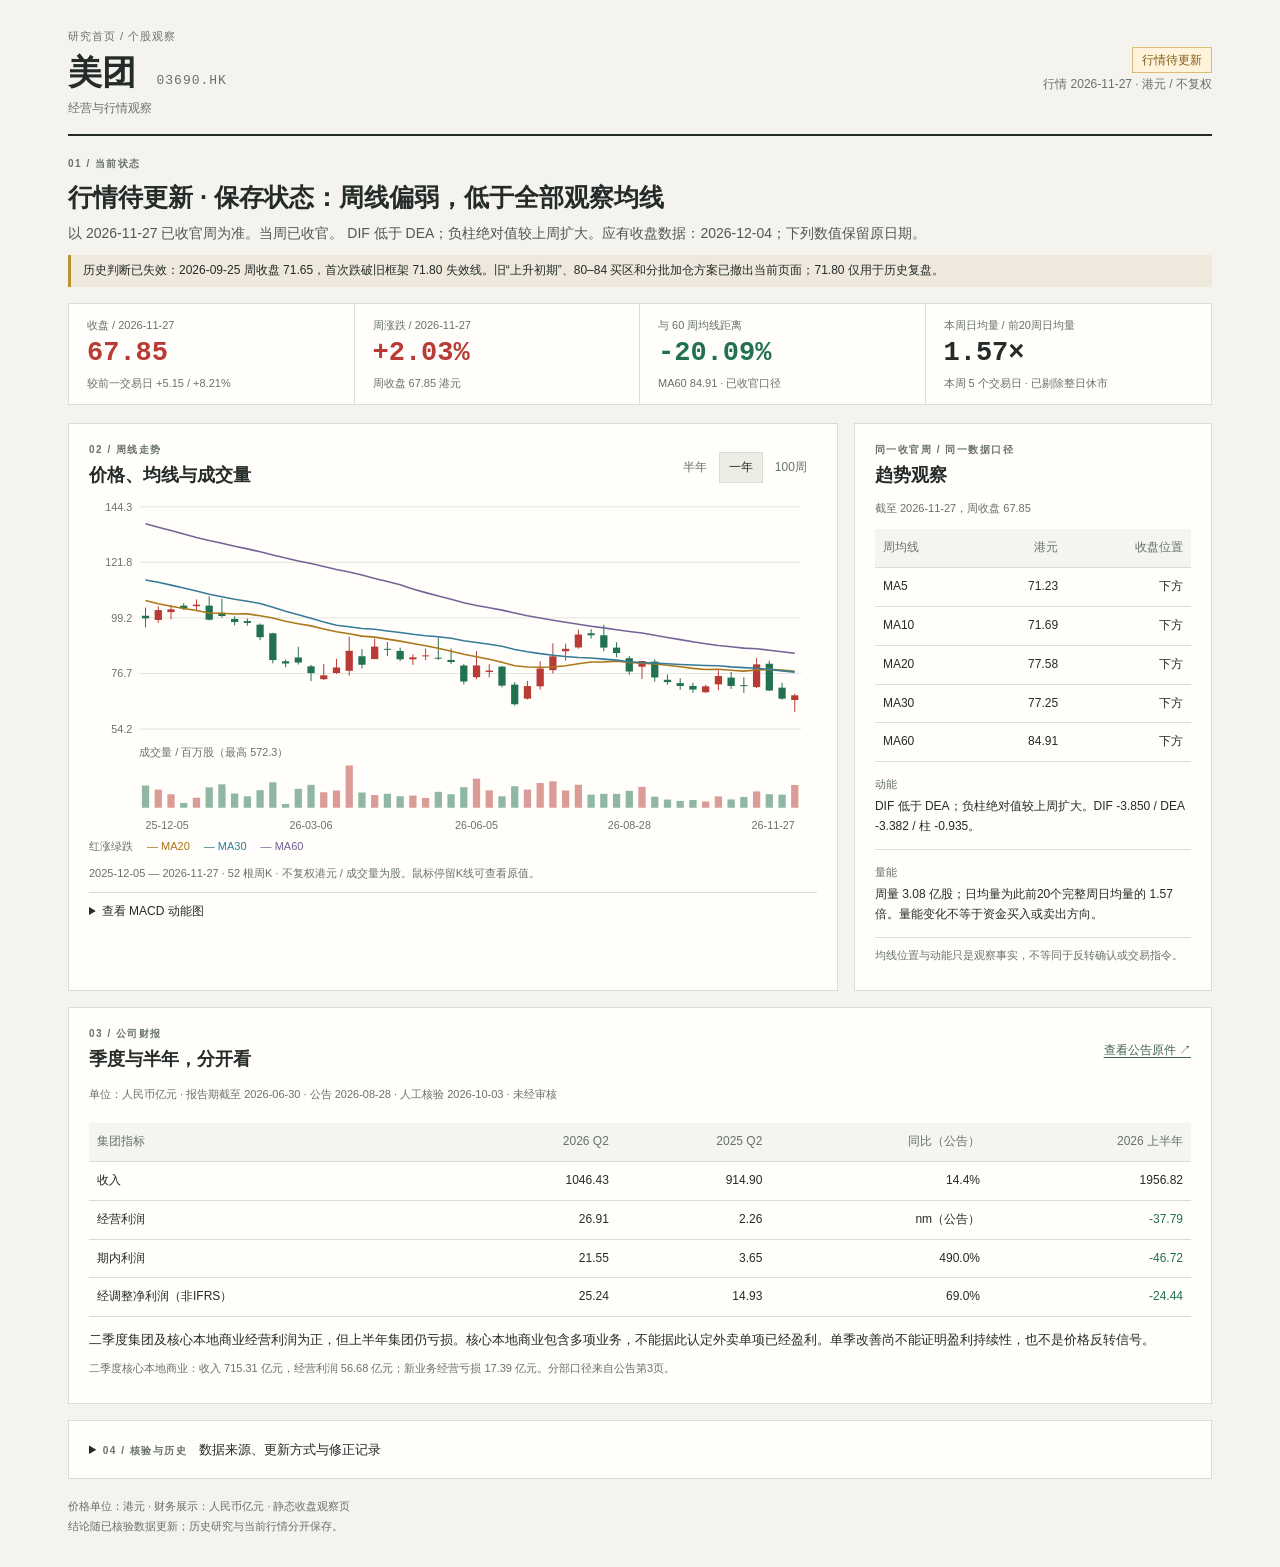
<file: meituan/index.html>
<!DOCTYPE html>
<html lang="zh-CN">
<head>
<meta charset="UTF-8">
<meta name="viewport" content="width=device-width,initial-scale=1">
<title>美团 · 经营与行情观察</title>
<link rel="icon" href="assets/favicon.ico">
<link rel="stylesheet" href="assets/styles.css">
<script defer src="data/dashboard.js"></script>
<script defer src="assets/app.js"></script>
</head>
<body>
<main class="wrap">
  <header class="head">
    <div><a class="back" href="../">研究首页 / 个股观察</a><h1>美团 <span>03690.HK</span></h1><p>经营与行情观察</p></div>
    <div class="stamp"><span id="freshness" class="badge">正在核验数据…</span><p id="asof">等待载入行情</p></div>
  </header>
  <noscript><div class="notice">请启用 JavaScript 查看有日期和来源的数据。本页不提供静态买卖指令。</div></noscript>
  <div id="error" class="notice" role="alert" hidden></div>
  <section class="overview" aria-labelledby="verdictTitle">
    <div class="eyebrow">01 / 当前状态</div>
    <h2 id="verdictTitle">数据载入中</h2><p id="verdictBody"></p>
    <div id="legacyNotice" class="legacy" hidden></div>
  </section>
  <section id="kpis" class="kpis" aria-label="主要行情指标"></section>
  <section class="market" aria-label="价格与技术状态">
    <div class="panel chart-panel">
      <div class="section-head"><div><div class="eyebrow">02 / 周线走势</div><h2>价格、均线与成交量</h2></div><div class="controls" role="group" aria-label="图表显示范围"><button data-weeks="26">半年</button><button data-weeks="52" aria-pressed="true" class="active">一年</button><button data-weeks="100">100周</button></div></div>
      <div id="priceChart" class="chart" aria-label="美团周K线图"></div>
      <div class="legend"><span class="legend-candle">红涨绿跌</span><span class="ma20">— MA20</span><span class="ma30">— MA30</span><span class="ma60">— MA60</span></div>
      <p id="chartScope" class="note"></p>
      <details id="macdDetails"><summary>查看 MACD 动能图</summary><div id="macdChart" class="chart"></div><p class="note">MACD(12,26,9)，柱值 = 2 × (DIF − DEA)；使用上市以来全部周收盘递推。</p></details>
    </div>
    <aside class="panel technical"><div class="eyebrow">同一收官周 / 同一数据口径</div><h2>趋势观察</h2><p id="weekDate" class="note"></p>
      <table><thead><tr><th>周均线</th><th>港元</th><th>收盘位置</th></tr></thead><tbody id="maRows"></tbody></table>
      <div class="observation"><span>动能</span><p id="macdState"></p></div>
      <div class="observation"><span>量能</span><p id="volumeState"></p></div>
      <p class="note">均线位置与动能只是观察事实，不等同于反转确认或交易指令。</p>
    </aside>
  </section>
  <section class="panel financial" aria-labelledby="financialTitle">
    <div class="section-head"><div><div class="eyebrow">03 / 公司财报</div><h2 id="financialTitle">季度与半年，分开看</h2></div><a id="financialSource" target="_blank" rel="noopener noreferrer">查看公告原件 ↗</a></div>
    <p id="financialDates" class="note"></p><div class="table-scroll"><table><thead><tr><th>集团指标</th><th>2026 Q2</th><th>2025 Q2</th><th>同比（公告）</th><th>2026 上半年</th></tr></thead><tbody id="financialRows"></tbody></table></div>
    <p id="financialState" class="financial-note"></p><p id="segmentState" class="note"></p>
  </section>
  <details class="panel audit"><summary><span class="eyebrow">04 / 核验与历史</span><span>数据来源、更新方式与修正记录</span></summary>
    <p id="auditState"></p><ul id="sourceList" class="sources"></ul><p id="methodNote" class="note"></p><ul id="limitations" class="notes"></ul>
    <div class="archive-links"><a href="research/2026-10-03/audit.md">本次修正记录</a><a href="trading/README.md">旧交易框架状态</a><a href="baseline/meituan_03690_analysis_v2.html">2026-07-27 原始研究（已过时）</a><a href="data/dashboard.json">完整数据与校验结果</a></div>
  </details>
  <footer>价格单位：港元 · 财务展示：人民币亿元 · 静态收盘观察页<br>结论随已核验数据更新；历史研究与当前行情分开保存。</footer>
</main>
</body>
</html>
</file>
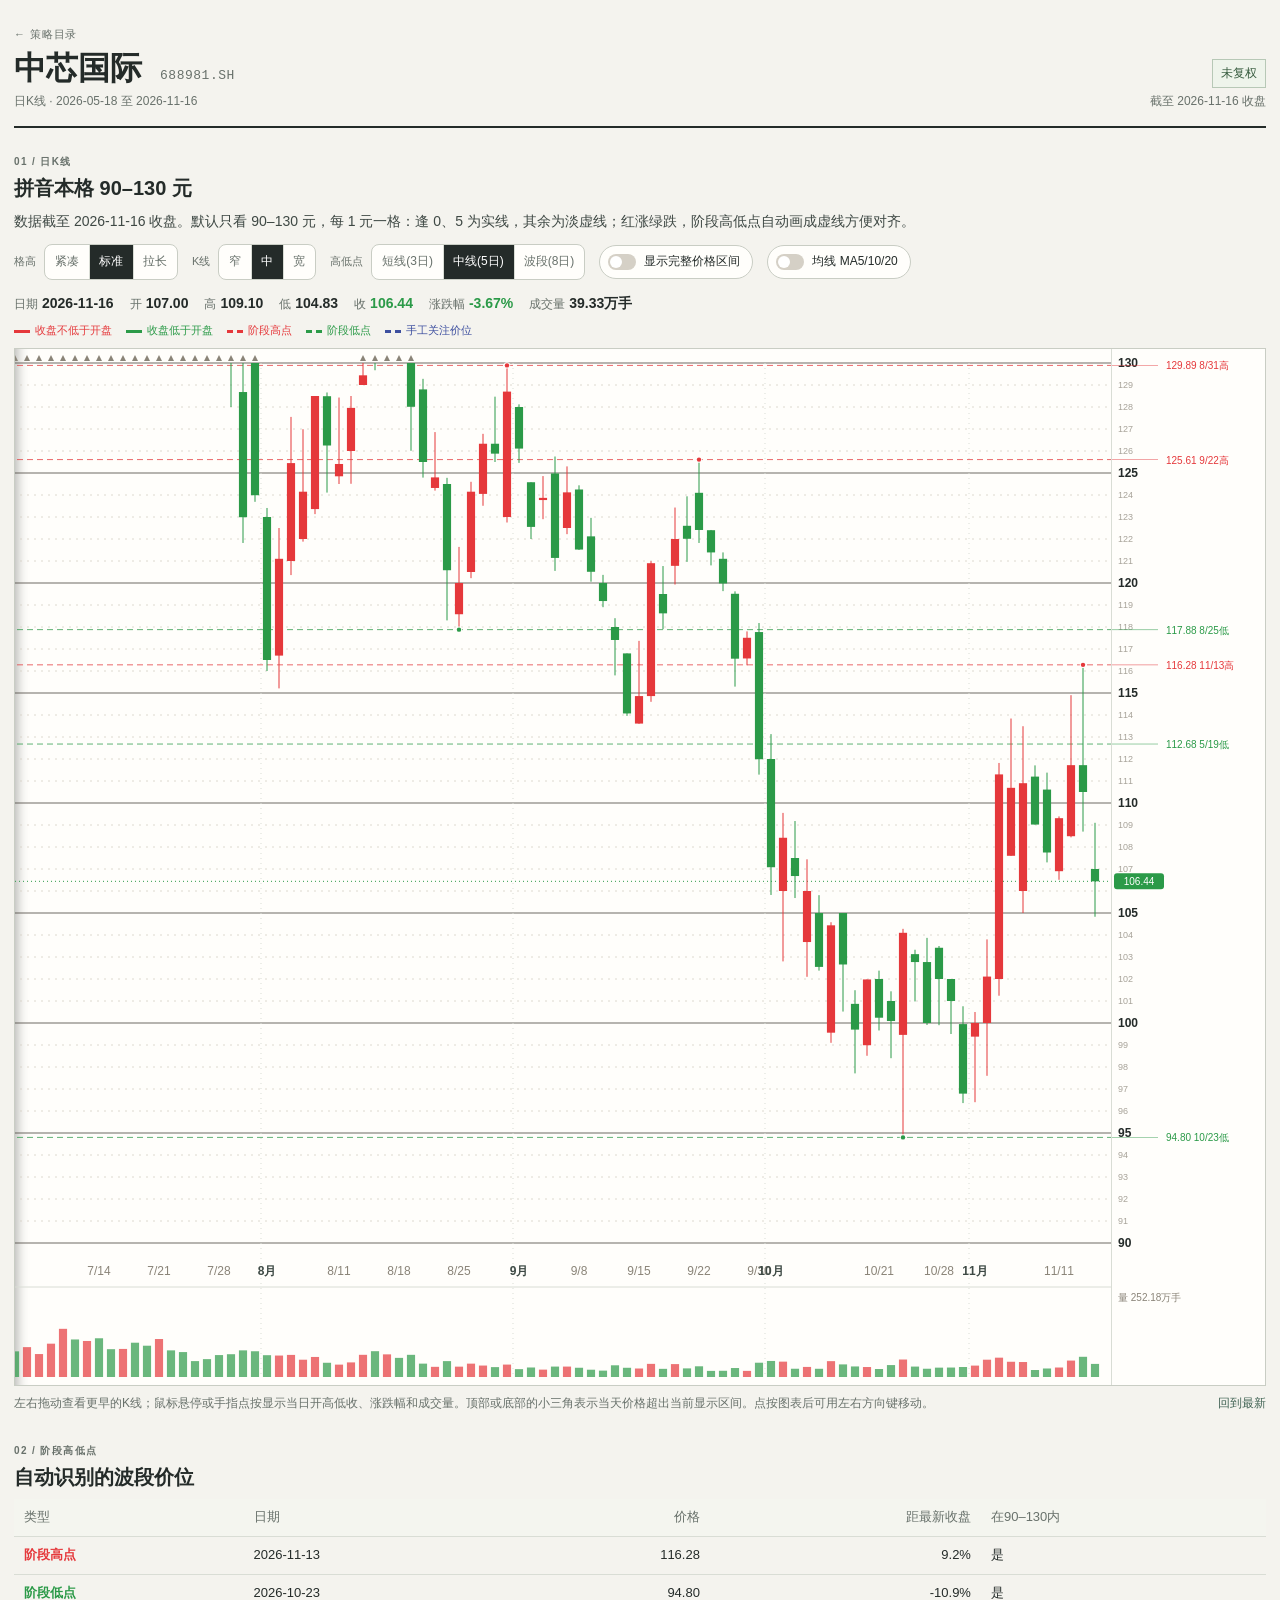
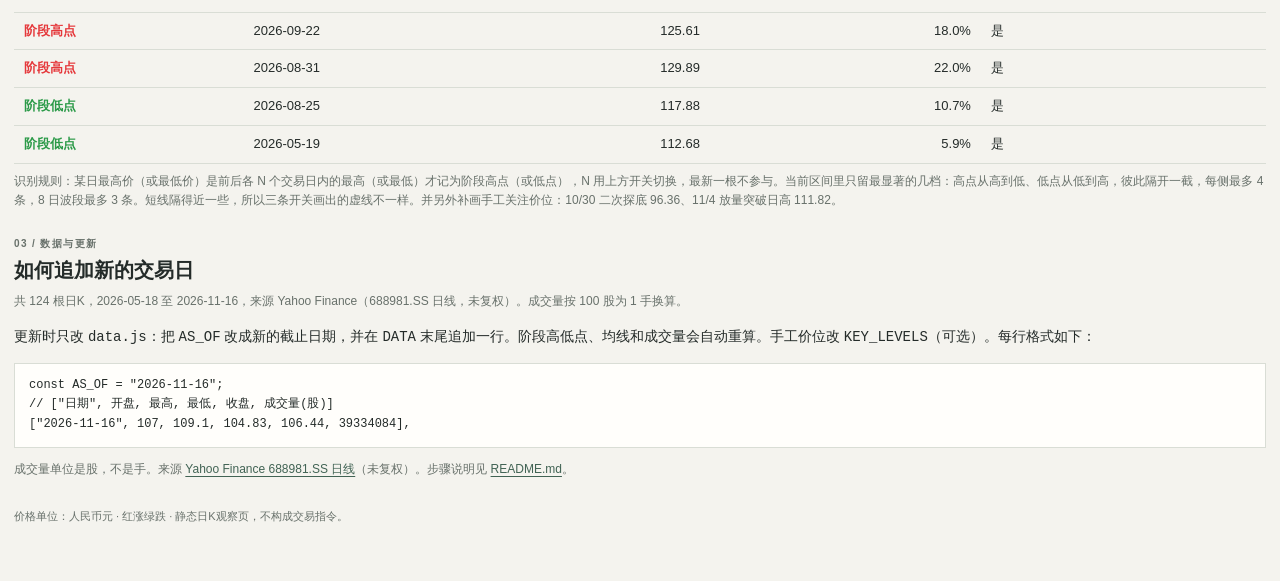
<file: smic/index.html>
<!DOCTYPE html>
<html lang="zh-CN">
<head>
<meta charset="UTF-8">
<meta name="viewport" content="width=device-width, initial-scale=1">
<title>中芯国际 688981 日K线</title>
<meta name="description" content="中芯国际（688981）日K线。默认 90–130 元，每 1 元一格，红涨绿跌。">
<link rel="canonical" href="https://li-fujian.github.io/smic/">
<link rel="stylesheet" href="styles.css">
</head>
<body>
<main class="wrap">
  <header class="head">
    <div>
      <a class="back" href="../strategies/">← 策略目录</a>
      <h1>中芯国际 <span>688981.SH</span></h1>
      <p id="subtitle">日K线</p>
    </div>
    <div class="stamp">
      <span class="badge">未复权</span>
      <p id="asof">数据载入中</p>
    </div>
  </header>

  <noscript><div class="notice">请启用 JavaScript 查看日K图。行情在 data.js，更新步骤见 README.md。</div></noscript>
  <div id="error" class="notice" role="alert" hidden></div>

  <section aria-labelledby="chart-title">
    <div class="eyebrow">01 / 日K线</div>
    <h2 id="chart-title">拼音本格 <span id="range-label"></span></h2>
    <p id="summary" class="lead"></p>

    <div class="toolbar" id="toolbar">
      <div class="control">
        <span class="control-label">格高</span>
        <div class="seg" role="group" aria-label="每元行高">
          <button type="button" data-set="density" data-value="16" aria-pressed="false">紧凑</button>
          <button type="button" data-set="density" data-value="22" aria-pressed="true">标准</button>
          <button type="button" data-set="density" data-value="30" aria-pressed="false">拉长</button>
        </div>
      </div>
      <div class="control">
        <span class="control-label">K线</span>
        <div class="seg" role="group" aria-label="K线宽度">
          <button type="button" data-set="spacing" data-value="8" aria-pressed="false">窄</button>
          <button type="button" data-set="spacing" data-value="12" aria-pressed="true">中</button>
          <button type="button" data-set="spacing" data-value="18" aria-pressed="false">宽</button>
        </div>
      </div>
      <div class="control">
        <span class="control-label">高低点</span>
        <div class="seg" role="group" aria-label="阶段高低点灵敏度">
          <button type="button" data-set="sens" data-value="3" aria-pressed="false">短线(3日)</button>
          <button type="button" data-set="sens" data-value="5" aria-pressed="true">中线(5日)</button>
          <button type="button" data-set="sens" data-value="8" aria-pressed="false">波段(8日)</button>
        </div>
      </div>
      <button type="button" class="toggle" data-set="fullRange" aria-pressed="false"><span class="knob" aria-hidden="true"></span>显示完整价格区间</button>
      <button type="button" class="toggle" data-set="showMA" aria-pressed="false"><span class="knob" aria-hidden="true"></span>均线 MA5/10/20</button>
    </div>

    <div class="quote" id="quote"></div>
    <div class="legend" id="legend">
      <span class="up"><i class="swatch"></i>收盘不低于开盘</span>
      <span class="down"><i class="swatch"></i>收盘低于开盘</span>
      <span class="up"><i class="swatch dash"></i>阶段高点</span>
      <span class="down"><i class="swatch dash"></i>阶段低点</span>
      <span class="accent"><i class="swatch dash"></i>手工关注价位</span>
      <span class="ma-key ma5" hidden><i class="swatch"></i>MA5</span>
      <span class="ma-key ma10" hidden><i class="swatch"></i>MA10</span>
      <span class="ma-key ma20" hidden><i class="swatch"></i>MA20</span>
    </div>

    <div class="chart-frame" id="chart-frame">
      <div class="chart-scroll" id="chart-scroll" tabindex="0" aria-label="日K线，可左右滑动。点按后可用方向键移动十字光标。">
        <div id="chart-svg"></div>
      </div>
      <div class="chart-axis" id="chart-axis"></div>
    </div>
    <div class="hint-row">
      <p class="note" id="hint">左右拖动查看更早的K线；鼠标悬停或手指点按显示当日开高低收、涨跌幅和成交量。顶部或底部的小三角表示当天价格超出当前显示区间。点按图表后可用左右方向键移动。</p>
      <button type="button" class="text-btn" id="jump-latest">回到最新</button>
    </div>
  </section>

  <section aria-labelledby="pivot-title">
    <div class="eyebrow">02 / 阶段高低点</div>
    <h2 id="pivot-title">自动识别的波段价位</h2>
    <div class="table-scroll">
      <table aria-labelledby="pivot-title">
        <thead>
          <tr>
            <th>类型</th>
            <th>日期</th>
            <th>价格</th>
            <th>距最新收盘</th>
            <th>在90–130内</th>
          </tr>
        </thead>
        <tbody id="pivot-body"></tbody>
      </table>
    </div>
    <p class="note" id="pivot-note"></p>
  </section>

  <section aria-labelledby="data-title">
    <div class="eyebrow">03 / 数据与更新</div>
    <h2 id="data-title">如何追加新的交易日</h2>
    <p id="data-meta" class="note"></p>
    <p>更新时只改 <code>data.js</code>：把 <code>AS_OF</code> 改成新的截止日期，并在 <code>DATA</code> 末尾追加一行。阶段高低点、均线和成交量会自动重算。手工价位改 <code>KEY_LEVELS</code>（可选）。每行格式如下：</p>
    <pre id="sample"></pre>
    <p class="note">成交量单位是股，不是手。来源 <a id="source-link" href="https://query1.finance.yahoo.com/v8/finance/chart/688981.SS?range=6mo&amp;interval=1d" target="_blank" rel="noopener noreferrer">Yahoo Finance 688981.SS 日线</a>（未复权）。步骤说明见 <a href="README.md">README.md</a>。</p>
  </section>

  <footer>价格单位：人民币元 · 红涨绿跌 · 静态日K观察页，不构成交易指令。</footer>
</main>
<script src="data.js"></script>
<script src="app.js"></script>
</body>
</html>
</file>
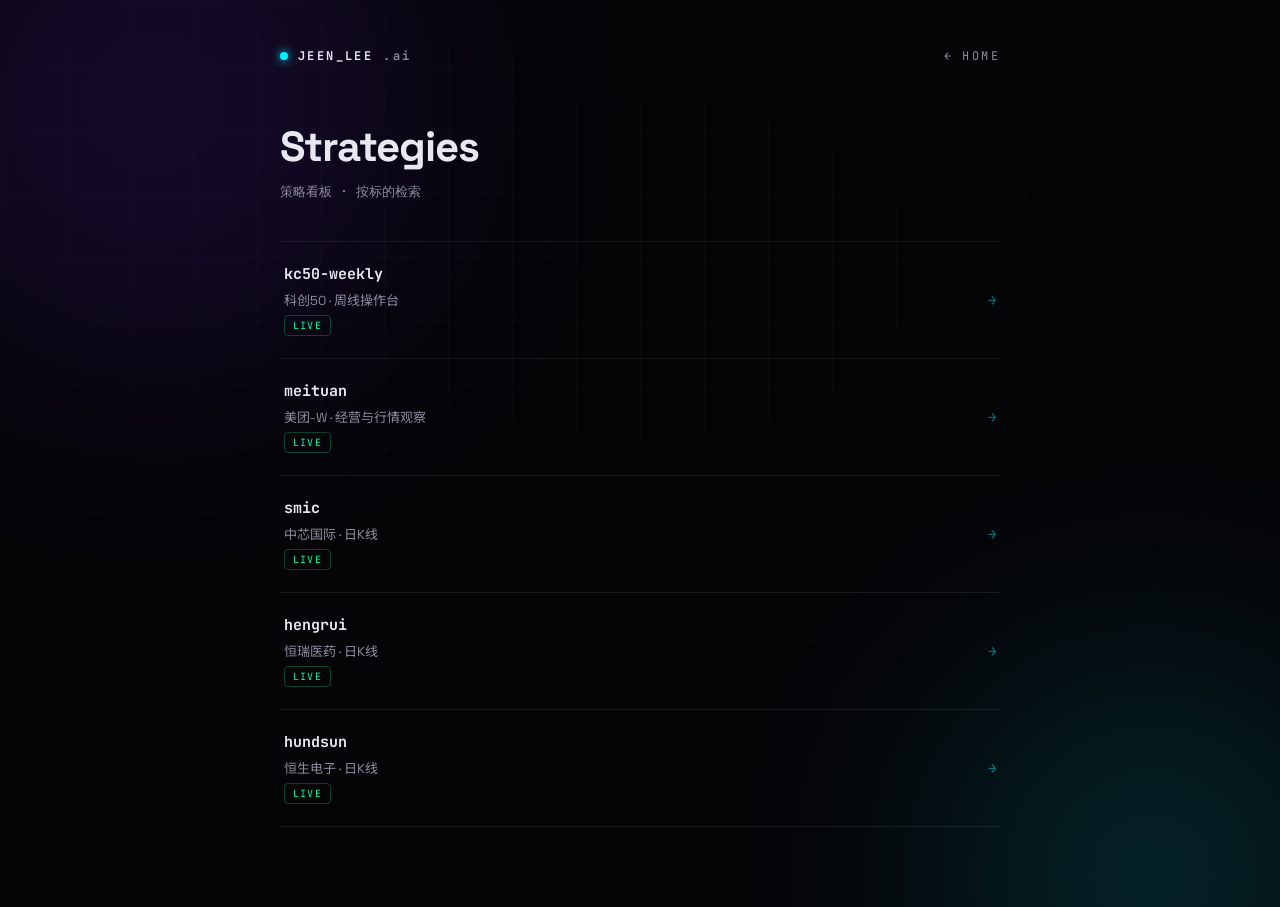
<file: strategies/index.html>
<!DOCTYPE html>
<html lang="zh-CN">
<head>
<meta charset="UTF-8">
<meta name="viewport" content="width=device-width, initial-scale=1.0">
<title>Strategies — JEEN LEE</title>
<meta name="description" content="策略看板目录">
<link rel="preconnect" href="https://fonts.googleapis.com">
<link rel="preconnect" href="https://fonts.gstatic.com" crossorigin>
<link href="https://fonts.googleapis.com/css2?family=Space+Grotesk:wght@400;600;700&family=JetBrains+Mono:wght@300;400;700&family=Noto+Sans+SC:wght@300;500&display=swap" rel="stylesheet">
<style>
:root{
  --bg:#050508;
  --line:rgba(255,255,255,.08);
  --txt:#e8e8f0;
  --dim:#8b8b9e;
  --cyan:#00f0ff;
  --violet:#7b2fff;
  --magenta:#ff2fb3;
  --green:#00ff9d;
  --grad:linear-gradient(135deg,#00f0ff 0%,#7b2fff 50%,#ff2fb3 100%);
}
*{margin:0;padding:0;box-sizing:border-box}
body{
  min-height:100vh;background:var(--bg);color:var(--txt);
  font-family:'Space Grotesk','Noto Sans SC',sans-serif;
}
a{color:inherit;text-decoration:none}
.grid-overlay{position:fixed;inset:0;z-index:0;pointer-events:none;
  background-image:linear-gradient(rgba(255,255,255,.025) 1px,transparent 1px),linear-gradient(90deg,rgba(255,255,255,.025) 1px,transparent 1px);
  background-size:64px 64px;
  mask-image:radial-gradient(ellipse 80% 70% at 50% 30%,#000 20%,transparent 100%);
}
.aurora{position:fixed;z-index:0;border-radius:50%;filter:blur(120px);pointer-events:none;opacity:.14}
.aurora.a{width:40vw;height:40vw;background:var(--violet);top:-12vw;left:-8vw}
.aurora.b{width:32vw;height:32vw;background:var(--cyan);bottom:-14vw;right:-6vw}
.wrap{position:relative;z-index:1;width:min(720px,calc(100% - 48px));margin:0 auto;padding:48px 0 80px}
.top{display:flex;justify-content:space-between;align-items:center;margin-bottom:56px;font-family:'JetBrains Mono',monospace;font-size:12px;letter-spacing:.2em}
.logo{display:flex;align-items:center;gap:10px;font-weight:700}
.logo .dot{width:8px;height:8px;border-radius:50%;background:var(--cyan);box-shadow:0 0 10px var(--cyan)}
.back{color:var(--dim);transition:color .2s}
.back:hover{color:var(--cyan)}
h1{font-size:clamp(28px,5vw,42px);font-weight:700;letter-spacing:-.02em;margin-bottom:10px}
.desc{font-family:'JetBrains Mono',monospace;font-size:13px;color:var(--dim);margin-bottom:40px}
.list{display:flex;flex-direction:column;border-top:1px solid var(--line)}
.item{display:flex;align-items:center;justify-content:space-between;gap:20px;padding:22px 4px;border-bottom:1px solid var(--line);transition:background .2s,padding-left .2s}
.item:hover{background:rgba(0,240,255,.03);padding-left:8px}
.item .meta{display:flex;flex-direction:column;gap:6px;min-width:0}
.item .id{font-family:'JetBrains Mono',monospace;font-size:15px;font-weight:700;color:var(--txt)}
.item .name{font-size:13px;color:var(--dim)}
.item .arrow{font-family:'JetBrains Mono',monospace;font-size:14px;color:var(--cyan);opacity:.5;transition:opacity .2s,transform .2s;flex-shrink:0}
.item:hover .arrow{opacity:1;transform:translateX(4px)}
.item .tag{font-family:'JetBrains Mono',monospace;font-size:10px;letter-spacing:.12em;color:var(--green);border:1px solid rgba(0,255,157,.25);padding:3px 8px;border-radius:4px;width:fit-content}
</style>
</head>
<body>
<div class="aurora a"></div>
<div class="aurora b"></div>
<div class="grid-overlay"></div>
<div class="wrap">
  <div class="top">
    <a class="logo" href="../"><span class="dot"></span>JEEN_LEE<span style="color:var(--dim)">.ai</span></a>
    <a class="back" href="../">← HOME</a>
  </div>
  <h1>Strategies</h1>
  <p class="desc">策略看板 · 按标的检索</p>
  <div class="list">
    <a class="item" href="https://li-fujian.github.io/kc50-weekly/">
      <div class="meta">
        <span class="id">kc50-weekly</span>
        <span class="name">科创50 · 周线操作台</span>
        <span class="tag">LIVE</span>
      </div>
      <span class="arrow">→</span>
    </a>
    <a class="item" href="https://li-fujian.github.io/meituan/">
      <div class="meta">
        <span class="id">meituan</span>
        <span class="name">美团-W · 经营与行情观察</span>
        <span class="tag">LIVE</span>
      </div>
      <span class="arrow">→</span>
    </a>
    <a class="item" href="https://li-fujian.github.io/smic/">
      <div class="meta">
        <span class="id">smic</span>
        <span class="name">中芯国际 · 日K线</span>
        <span class="tag">LIVE</span>
      </div>
      <span class="arrow">→</span>
    </a>
    <a class="item" href="https://li-fujian.github.io/hengrui/">
      <div class="meta">
        <span class="id">hengrui</span>
        <span class="name">恒瑞医药 · 日K线</span>
        <span class="tag">LIVE</span>
      </div>
      <span class="arrow">→</span>
    </a>
    <a class="item" href="https://li-fujian.github.io/hundsun/">
      <div class="meta">
        <span class="id">hundsun</span>
        <span class="name">恒生电子 · 日K线</span>
        <span class="tag">LIVE</span>
      </div>
      <span class="arrow">→</span>
    </a>
  </div>
</div>
</body>
</html>
</file>
<file: hengrui/styles.css>
:root {
  --bg: #f4f3ee;
  --paper: #fffefb;
  --ink: #242b29;
  --muted: #68716b;
  --line: #d9ddd5;
  --line-strong: #c9cdc4;
  --up: #e5383b;
  --down: #2b9a48;
  --accent: #3d4f9f;
  --ma5: #2563eb;
  --ma10: #d97706;
  --ma20: #7c3aed;
}

* { box-sizing: border-box; }

[hidden] { display: none !important; }

html { -webkit-text-size-adjust: 100%; text-size-adjust: 100%; }

body {
  margin: 0;
  background: var(--bg);
  color: var(--ink);
  font-family: "PingFang SC", "Hiragino Sans GB", "Microsoft YaHei", "Noto Sans CJK SC", "WenQuanYi Micro Hei", "Droid Sans Fallback", sans-serif;
  font-size: 14px;
  line-height: 1.6;
}

a { color: #416354; text-underline-offset: 3px; }
a:hover { color: #172b22; }

button, a, summary { touch-action: manipulation; }

button:focus-visible, a:focus-visible, .chart-scroll:focus-visible {
  outline: 2px solid #8b6714;
  outline-offset: 3px;
}

.wrap {
  width: min(1480px, calc(100% - 28px));
  margin: 0 auto;
  padding: 22px 0 56px;
}

.head {
  display: flex;
  justify-content: space-between;
  align-items: flex-end;
  gap: 16px;
  border-bottom: 2px solid var(--ink);
  padding-bottom: 14px;
}

.back {
  font-size: 11px;
  letter-spacing: 0.08em;
  color: var(--muted);
  text-decoration: none;
}

h1 {
  font-family: "Songti SC", "Noto Serif CJK SC", "STSong", "PingFang SC", "Microsoft YaHei", "WenQuanYi Micro Hei", "Droid Sans Fallback", Georgia, serif;
  font-size: 32px;
  line-height: 1.25;
  font-weight: 650;
  margin: 4px 0 0;
}

h1 span {
  font-family: ui-monospace, "Noto Sans Mono", Consolas, monospace;
  font-size: 13px;
  letter-spacing: 0.04em;
  margin-left: 10px;
  color: var(--muted);
  font-weight: 500;
}

.head p, .stamp p { margin: 4px 0 0; color: var(--muted); font-size: 12px; }

.stamp { text-align: right; }

.badge {
  display: inline-block;
  padding: 4px 8px;
  border: 1px solid #b7c8b6;
  background: #eef4eb;
  color: #375c3f;
  font-size: 12px;
}

h2 { font-size: 20px; line-height: 1.4; margin: 4px 0 8px; font-weight: 650; }

.eyebrow {
  margin-top: 26px;
  font-size: 10px;
  letter-spacing: 0.14em;
  color: var(--muted);
  font-weight: 700;
}

.lead { margin: 0 0 12px; color: #3e4844; }

.toolbar {
  display: flex;
  flex-wrap: wrap;
  gap: 10px 14px;
  align-items: center;
  margin-bottom: 8px;
}

.control { display: inline-flex; align-items: center; gap: 8px; }

.control-label { font-size: 11px; color: var(--muted); }

.seg {
  display: inline-flex;
  border: 1px solid var(--line-strong);
  border-radius: 8px;
  overflow: hidden;
  background: var(--paper);
}

.seg button {
  appearance: none;
  border: 0;
  background: transparent;
  color: var(--muted);
  font: inherit;
  font-size: 12px;
  padding: 7px 10px;
  min-height: 34px;
  cursor: pointer;
}

.seg button + button { box-shadow: inset 1px 0 0 var(--line); }

.seg button[aria-pressed="true"] { background: var(--ink); color: #fff; }

.toggle {
  display: inline-flex;
  align-items: center;
  gap: 8px;
  border: 1px solid var(--line-strong);
  background: var(--paper);
  border-radius: 999px;
  padding: 6px 12px 6px 8px;
  min-height: 34px;
  font: inherit;
  font-size: 12px;
  color: var(--ink);
  cursor: pointer;
}

.toggle .knob {
  width: 28px;
  height: 16px;
  border-radius: 99px;
  background: #d5d0c6;
  position: relative;
  flex: 0 0 auto;
}

.toggle .knob::after {
  content: "";
  position: absolute;
  top: 2px;
  left: 2px;
  width: 12px;
  height: 12px;
  border-radius: 50%;
  background: #fff;
  transition: transform 0.15s ease;
}

.toggle[aria-pressed="true"] { border-color: var(--ink); }
.toggle[aria-pressed="true"] .knob { background: var(--ink); }
.toggle[aria-pressed="true"] .knob::after { transform: translateX(12px); }

.quote {
  display: flex;
  flex-wrap: wrap;
  gap: 6px 16px;
  padding: 4px 0 8px;
  min-height: 28px;
}

.quote span { display: inline-flex; gap: 4px; align-items: baseline; }
.quote em { font-style: normal; color: var(--muted); font-size: 12px; }
.quote b { font-weight: 650; font-variant-numeric: tabular-nums; }

.legend {
  display: flex;
  flex-wrap: wrap;
  gap: 6px 14px;
  align-items: center;
  padding-bottom: 8px;
  font-size: 11px;
  color: var(--muted);
}

.swatch {
  display: inline-block;
  width: 16px;
  height: 0;
  margin-right: 5px;
  vertical-align: middle;
  border-top: 3px solid currentColor;
}

.swatch.dash { border-top-style: dashed; }
.legend .up { color: var(--up); }
.legend .down { color: var(--down); }
.legend .accent { color: var(--accent); }
.legend .ma5 { color: var(--ma5); }
.legend .ma10 { color: var(--ma10); }
.legend .ma20 { color: var(--ma20); }

.chart-frame {
  display: flex;
  width: 100%;
  border: 1px solid var(--line-strong);
  background: var(--paper);
  min-width: 0;
}

.chart-scroll {
  flex: 1 1 auto;
  min-width: 0;
  overflow-x: auto;
  overflow-y: hidden;
  -webkit-overflow-scrolling: touch;
  overscroll-behavior-x: contain;
  cursor: crosshair;
}

.chart-scroll.can-left { box-shadow: inset 14px 0 12px -12px rgba(36, 43, 41, 0.38); }

.chart-scroll::-webkit-scrollbar { height: 10px; }
.chart-scroll::-webkit-scrollbar-thumb { background: #c4bfb4; border-radius: 99px; }
.chart-scroll { scrollbar-color: #c4bfb4 transparent; }

.chart-axis {
  flex: 0 0 auto;
  border-left: 1px solid var(--line);
  background: var(--paper);
}

.chart-scroll svg, .chart-axis svg {
  display: block;
  max-width: none;
  user-select: none;
  -webkit-user-select: none;
}

.chart-scroll svg { touch-action: pan-x pan-y; }
.chart-axis svg { pointer-events: none; }

.hint-row {
  display: flex;
  justify-content: space-between;
  gap: 12px;
  align-items: baseline;
}

.note { margin: 8px 0 0; color: var(--muted); font-size: 12px; }

.text-btn {
  border: 0;
  background: none;
  color: #416354;
  font: inherit;
  font-size: 12px;
  cursor: pointer;
  padding: 4px 0;
  white-space: nowrap;
}

.table-scroll { overflow-x: auto; margin-top: 8px; }

table {
  border-collapse: collapse;
  width: 100%;
  min-width: 560px;
  font-variant-numeric: tabular-nums;
  font-size: 13px;
}

th, td {
  padding: 8px 10px;
  text-align: right;
  border-bottom: 1px solid var(--line);
}

th { font-weight: 500; color: var(--muted); background: #f4f5ef; text-align: right; }
th:first-child, td:first-child,
th:nth-child(2), td:nth-child(2),
th:nth-child(5), td:nth-child(5) { text-align: left; }

td.kind { font-weight: 700; }
td.kind.up { color: var(--up); }
td.kind.down { color: var(--down); }

code, pre { font-family: "Noto Sans Mono", ui-monospace, SFMono-Regular, Menlo, Consolas, monospace; }

pre {
  background: var(--paper);
  border: 1px solid var(--line);
  padding: 12px 14px;
  overflow-x: auto;
  font-size: 12px;
  line-height: 1.65;
}

.notice {
  background: #fff0d7;
  color: #6d5011;
  border: 1px solid #e5c782;
  padding: 12px 14px;
  margin-top: 14px;
}

footer {
  margin-top: 28px;
  font-size: 11px;
  color: var(--muted);
  line-height: 1.7;
}

@media (max-width: 720px) {
  .wrap { width: min(100% - 16px, 1480px); padding-top: 14px; }
  h1 { font-size: 26px; }
  h2 { font-size: 18px; }
  .head { align-items: flex-start; }
  .stamp { text-align: left; }
  .seg button { padding: 8px; }
  .hint-row { flex-direction: column; align-items: flex-start; }
  .quote { gap: 4px 12px; }
}
</file>
<file: hundsun/styles.css>
:root {
  --bg: #f4f3ee;
  --paper: #fffefb;
  --ink: #242b29;
  --muted: #68716b;
  --line: #d9ddd5;
  --line-strong: #c9cdc4;
  --up: #e5383b;
  --down: #2b9a48;
  --accent: #3d4f9f;
  --ma5: #2563eb;
  --ma10: #d97706;
  --ma20: #7c3aed;
}

* { box-sizing: border-box; }

[hidden] { display: none !important; }

html { -webkit-text-size-adjust: 100%; text-size-adjust: 100%; }

body {
  margin: 0;
  background: var(--bg);
  color: var(--ink);
  font-family: "PingFang SC", "Hiragino Sans GB", "Microsoft YaHei", "Noto Sans CJK SC", "WenQuanYi Micro Hei", "Droid Sans Fallback", sans-serif;
  font-size: 14px;
  line-height: 1.6;
}

a { color: #416354; text-underline-offset: 3px; }
a:hover { color: #172b22; }

button, a, summary { touch-action: manipulation; }

button:focus-visible, a:focus-visible, .chart-scroll:focus-visible {
  outline: 2px solid #8b6714;
  outline-offset: 3px;
}

.wrap {
  width: min(1480px, calc(100% - 28px));
  margin: 0 auto;
  padding: 22px 0 56px;
}

.head {
  display: flex;
  justify-content: space-between;
  align-items: flex-end;
  gap: 16px;
  border-bottom: 2px solid var(--ink);
  padding-bottom: 14px;
}

.back {
  font-size: 11px;
  letter-spacing: 0.08em;
  color: var(--muted);
  text-decoration: none;
}

h1 {
  font-family: "Songti SC", "Noto Serif CJK SC", "STSong", "PingFang SC", "Microsoft YaHei", "WenQuanYi Micro Hei", "Droid Sans Fallback", Georgia, serif;
  font-size: 32px;
  line-height: 1.25;
  font-weight: 650;
  margin: 4px 0 0;
}

h1 span {
  font-family: ui-monospace, "Noto Sans Mono", Consolas, monospace;
  font-size: 13px;
  letter-spacing: 0.04em;
  margin-left: 10px;
  color: var(--muted);
  font-weight: 500;
}

.head p, .stamp p { margin: 4px 0 0; color: var(--muted); font-size: 12px; }

.stamp { text-align: right; }

.badge {
  display: inline-block;
  padding: 4px 8px;
  border: 1px solid #b7c8b6;
  background: #eef4eb;
  color: #375c3f;
  font-size: 12px;
}

h2 { font-size: 20px; line-height: 1.4; margin: 4px 0 8px; font-weight: 650; }

.eyebrow {
  margin-top: 26px;
  font-size: 10px;
  letter-spacing: 0.14em;
  color: var(--muted);
  font-weight: 700;
}

.lead { margin: 0 0 12px; color: #3e4844; }

.toolbar {
  display: flex;
  flex-wrap: wrap;
  gap: 10px 14px;
  align-items: center;
  margin-bottom: 8px;
}

.control { display: inline-flex; align-items: center; gap: 8px; }

.control-label { font-size: 11px; color: var(--muted); }

.seg {
  display: inline-flex;
  border: 1px solid var(--line-strong);
  border-radius: 8px;
  overflow: hidden;
  background: var(--paper);
}

.seg button {
  appearance: none;
  border: 0;
  background: transparent;
  color: var(--muted);
  font: inherit;
  font-size: 12px;
  padding: 7px 10px;
  min-height: 34px;
  cursor: pointer;
}

.seg button + button { box-shadow: inset 1px 0 0 var(--line); }

.seg button[aria-pressed="true"] { background: var(--ink); color: #fff; }

.toggle {
  display: inline-flex;
  align-items: center;
  gap: 8px;
  border: 1px solid var(--line-strong);
  background: var(--paper);
  border-radius: 999px;
  padding: 6px 12px 6px 8px;
  min-height: 34px;
  font: inherit;
  font-size: 12px;
  color: var(--ink);
  cursor: pointer;
}

.toggle .knob {
  width: 28px;
  height: 16px;
  border-radius: 99px;
  background: #d5d0c6;
  position: relative;
  flex: 0 0 auto;
}

.toggle .knob::after {
  content: "";
  position: absolute;
  top: 2px;
  left: 2px;
  width: 12px;
  height: 12px;
  border-radius: 50%;
  background: #fff;
  transition: transform 0.15s ease;
}

.toggle[aria-pressed="true"] { border-color: var(--ink); }
.toggle[aria-pressed="true"] .knob { background: var(--ink); }
.toggle[aria-pressed="true"] .knob::after { transform: translateX(12px); }

.quote {
  display: flex;
  flex-wrap: wrap;
  gap: 6px 16px;
  padding: 4px 0 8px;
  min-height: 28px;
}

.quote span { display: inline-flex; gap: 4px; align-items: baseline; }
.quote em { font-style: normal; color: var(--muted); font-size: 12px; }
.quote b { font-weight: 650; font-variant-numeric: tabular-nums; }

.legend {
  display: flex;
  flex-wrap: wrap;
  gap: 6px 14px;
  align-items: center;
  padding-bottom: 8px;
  font-size: 11px;
  color: var(--muted);
}

.swatch {
  display: inline-block;
  width: 16px;
  height: 0;
  margin-right: 5px;
  vertical-align: middle;
  border-top: 3px solid currentColor;
}

.swatch.dash { border-top-style: dashed; }
.legend .up { color: var(--up); }
.legend .down { color: var(--down); }
.legend .accent { color: var(--accent); }
.legend .ma5 { color: var(--ma5); }
.legend .ma10 { color: var(--ma10); }
.legend .ma20 { color: var(--ma20); }

.chart-frame {
  display: flex;
  width: 100%;
  border: 1px solid var(--line-strong);
  background: var(--paper);
  min-width: 0;
}

.chart-scroll {
  flex: 1 1 auto;
  min-width: 0;
  overflow-x: auto;
  overflow-y: hidden;
  -webkit-overflow-scrolling: touch;
  overscroll-behavior-x: contain;
  cursor: crosshair;
}

.chart-scroll.can-left { box-shadow: inset 14px 0 12px -12px rgba(36, 43, 41, 0.38); }

.chart-scroll::-webkit-scrollbar { height: 10px; }
.chart-scroll::-webkit-scrollbar-thumb { background: #c4bfb4; border-radius: 99px; }
.chart-scroll { scrollbar-color: #c4bfb4 transparent; }

.chart-axis {
  flex: 0 0 auto;
  border-left: 1px solid var(--line);
  background: var(--paper);
}

.chart-scroll svg, .chart-axis svg {
  display: block;
  max-width: none;
  user-select: none;
  -webkit-user-select: none;
}

.chart-scroll svg { touch-action: pan-x pan-y; }
.chart-axis svg { pointer-events: none; }

.hint-row {
  display: flex;
  justify-content: space-between;
  gap: 12px;
  align-items: baseline;
}

.note { margin: 8px 0 0; color: var(--muted); font-size: 12px; }

.text-btn {
  border: 0;
  background: none;
  color: #416354;
  font: inherit;
  font-size: 12px;
  cursor: pointer;
  padding: 4px 0;
  white-space: nowrap;
}

.table-scroll { overflow-x: auto; margin-top: 8px; }

table {
  border-collapse: collapse;
  width: 100%;
  min-width: 560px;
  font-variant-numeric: tabular-nums;
  font-size: 13px;
}

th, td {
  padding: 8px 10px;
  text-align: right;
  border-bottom: 1px solid var(--line);
}

th { font-weight: 500; color: var(--muted); background: #f4f5ef; text-align: right; }
th:first-child, td:first-child,
th:nth-child(2), td:nth-child(2),
th:nth-child(5), td:nth-child(5) { text-align: left; }

td.kind { font-weight: 700; }
td.kind.up { color: var(--up); }
td.kind.down { color: var(--down); }

code, pre { font-family: "Noto Sans Mono", ui-monospace, SFMono-Regular, Menlo, Consolas, monospace; }

pre {
  background: var(--paper);
  border: 1px solid var(--line);
  padding: 12px 14px;
  overflow-x: auto;
  font-size: 12px;
  line-height: 1.65;
}

.notice {
  background: #fff0d7;
  color: #6d5011;
  border: 1px solid #e5c782;
  padding: 12px 14px;
  margin-top: 14px;
}

footer {
  margin-top: 28px;
  font-size: 11px;
  color: var(--muted);
  line-height: 1.7;
}

@media (max-width: 720px) {
  .wrap { width: min(100% - 16px, 1480px); padding-top: 14px; }
  h1 { font-size: 26px; }
  h2 { font-size: 18px; }
  .head { align-items: flex-start; }
  .stamp { text-align: left; }
  .seg button { padding: 8px; }
  .hint-row { flex-direction: column; align-items: flex-start; }
  .quote { gap: 4px 12px; }
}
</file>
<file: meituan/assets/styles.css>
*{box-sizing:border-box}
 :root{--bg:#f4f3ee;--paper:#fffefa;--ink:#242b29;--muted:#68716b;--line:#d9ddd5;--gold:#bd932d;--up:#b83b35;--down:#227250;--ma20:#ac7719;--ma30:#367b97;--ma60:#756397}
 body{margin:0;background:var(--bg);color:var(--ink);font-family:"Microsoft YaHei","PingFang SC",sans-serif;font-size:14px;line-height:1.65}
 .wrap{max-width:1200px;margin:0 auto;padding:24px 28px 30px}
a{color:#416354;text-underline-offset:3px}
a:hover{color:#172b22}
button,a,summary{touch-action:manipulation}
button:focus-visible,a:focus-visible,summary:focus-visible{outline:2px solid #8b6714;outline-offset:4px}
.head{display:flex;justify-content:space-between;align-items:center;border-bottom:2px solid var(--ink);padding-bottom:16px}
.back{font-size:11px;text-decoration:none;letter-spacing:1px;color:var(--muted)}
h1{font-family:"Noto Serif SC","Songti SC",SimSun,serif;font-size:34px;margin:5px 0 0;line-height:1.25}
h1 span{font:13px "Consolas",monospace;letter-spacing:1px;margin-left:12px;color:var(--muted)}
h2{font-size:18px;line-height:1.5;margin:4px 0 10px}
.head p{margin:4px 0 0;color:var(--muted);font-size:12px}
.stamp{text-align:right}
.badge{padding:5px 9px;border:1px solid #b7c8b6;background:#eef4eb;color:#375c3f;font-size:12px}
.badge.warn{background:#fff3dc;border-color:#dbbd73;color:#805d10}
.overview{padding:20px 0 16px}
.eyebrow{font-size:10px;letter-spacing:1.5px;color:var(--muted);font-weight:700}
.overview h2{font-size:25px;margin:6px 0}
.overview p{margin:0;color:#505950}
.legacy{font-size:12px;margin-top:10px;border-left:3px solid var(--gold);padding:6px 12px;background:#eee9dc}
.kpis{display:grid;grid-template-columns:repeat(4,1fr);border:1px solid var(--line);background:var(--paper);margin-bottom:18px}
.kpi{padding:12px 18px;border-right:1px solid var(--line)}
.kpi:last-child{border:0}
.kpi .label{font-size:11px;color:var(--muted)}
.kpi .value{font-family:"Consolas",monospace;font-size:27px;font-weight:600;line-height:1.45}
.kpi .sub{font-size:11px;color:var(--muted)}
.up{color:var(--up)}
.down{color:var(--down)}
.market{display:grid;grid-template-columns:minmax(0,2.15fr) minmax(265px,1fr);gap:16px;margin-bottom:16px}
.panel{background:var(--paper);border:1px solid var(--line);padding:18px 20px}
.section-head{display:flex;gap:14px;justify-content:space-between;align-items:center}
.section-head h2{margin-bottom:4px}
.section-head a{font-size:12px;white-space:nowrap}
.controls{display:flex;gap:2px}
.controls button{border:1px solid transparent;background:transparent;color:var(--muted);padding:5px 9px;cursor:pointer;font:inherit;font-size:12px;white-space:nowrap}
.controls button.active{border-color:var(--line);background:#eceee5;color:var(--ink)}
.chart{width:100%;min-height:30px}
.chart svg{width:100%;height:auto;display:block;font-family:"Consolas","Microsoft YaHei",sans-serif}
.chart svg text{fill:var(--muted);font-size:11px}
.legend{display:flex;gap:14px;font-size:11px;flex-wrap:wrap}
.legend-candle{color:var(--muted)}
.ma20{color:var(--ma20)}
.ma30{color:var(--ma30)}
.ma60{color:var(--ma60)}
.note{font-size:11px;color:var(--muted);margin:8px 0}
.chart-panel details{border-top:1px solid var(--line);margin-top:10px;padding-top:9px}
summary{cursor:pointer;font-size:12px}
table{border-collapse:collapse;width:100%;font-variant-numeric:tabular-nums;font-size:12px}
th,td{padding:9px 8px;text-align:right;border-bottom:1px solid var(--line)}
th{font-weight:500;color:var(--muted);background:#f4f5ef}
th:first-child,td:first-child{text-align:left}
.technical table{margin-top:12px}
.observation{border-bottom:1px solid var(--line);padding:10px 0}
.observation span{font-size:11px;color:var(--muted)}
.observation p{font-size:12px;margin:2px 0}
.financial{margin-bottom:16px}
.financial table{margin-top:12px}
.financial td{font-family:"Consolas","Microsoft YaHei",sans-serif}
.financial-note{margin:12px 0 0;font-size:13px}
.table-scroll{overflow-x:auto}
.audit summary{display:list-item;font-size:13px}
.audit summary span{margin-right:12px}
.audit p{font-size:12px}
.sources,.notes{font-size:12px;padding-left:20px}
.sources li,.notes li{margin:6px 0}
.sources a{overflow-wrap:anywhere}
.archive-links{display:flex;gap:16px;flex-wrap:wrap;border-top:1px solid var(--line);padding-top:12px;font-size:12px}
.notice{background:#fff0d7;color:#6d5011;border:1px solid #e5c782;padding:14px;margin-top:15px}
footer{font-size:11px;color:var(--muted);margin-top:18px;line-height:1.8}
@media(max-width:800px){.wrap{padding:18px 14px}
.market{grid-template-columns:1fr}
.kpi{padding:10px 12px}
.kpi .value{font-size:23px}
.overview h2{font-size:22px}
.panel{padding:14px}
.technical table td,.technical table th{padding:7px 8px}
}
@media(max-width:500px){.head{align-items:flex-start}
.stamp{max-width:150px}
.badge{display:inline-block;font-size:10px}
.head h1{font-size:30px}
h1 span{display:block;margin:4px 0 0;font-size:11px}
.kpis{grid-template-columns:1fr 1fr}
.kpi:nth-child(2){border-right:0}
.kpi:nth-child(-n+2){border-bottom:1px solid var(--line)}
.overview h2{font-size:20px}
.section-head{gap:6px;align-items:flex-start}
.section-head h2{font-size:16px}
.controls button{padding:5px}
.financial .section-head{display:block}
.financial th,.financial td{white-space:nowrap;padding:8px}
.audit summary span{display:inline}
.legend{gap:9px}
}
</file>
<file: smic/styles.css>
:root {
  --bg: #f4f3ee;
  --paper: #fffefb;
  --ink: #242b29;
  --muted: #68716b;
  --line: #d9ddd5;
  --line-strong: #c9cdc4;
  --up: #e5383b;
  --down: #2b9a48;
  --accent: #3d4f9f;
  --ma5: #2563eb;
  --ma10: #d97706;
  --ma20: #7c3aed;
}

* { box-sizing: border-box; }

[hidden] { display: none !important; }

html { -webkit-text-size-adjust: 100%; text-size-adjust: 100%; }

body {
  margin: 0;
  background: var(--bg);
  color: var(--ink);
  font-family: "PingFang SC", "Hiragino Sans GB", "Microsoft YaHei", "Noto Sans CJK SC", "WenQuanYi Micro Hei", "Droid Sans Fallback", sans-serif;
  font-size: 14px;
  line-height: 1.6;
}

a { color: #416354; text-underline-offset: 3px; }
a:hover { color: #172b22; }

button, a, summary { touch-action: manipulation; }

button:focus-visible, a:focus-visible, .chart-scroll:focus-visible {
  outline: 2px solid #8b6714;
  outline-offset: 3px;
}

.wrap {
  width: min(1480px, calc(100% - 28px));
  margin: 0 auto;
  padding: 22px 0 56px;
}

.head {
  display: flex;
  justify-content: space-between;
  align-items: flex-end;
  gap: 16px;
  border-bottom: 2px solid var(--ink);
  padding-bottom: 14px;
}

.back {
  font-size: 11px;
  letter-spacing: 0.08em;
  color: var(--muted);
  text-decoration: none;
}

h1 {
  font-family: "Songti SC", "Noto Serif CJK SC", "STSong", "PingFang SC", "Microsoft YaHei", "WenQuanYi Micro Hei", "Droid Sans Fallback", Georgia, serif;
  font-size: 32px;
  line-height: 1.25;
  font-weight: 650;
  margin: 4px 0 0;
}

h1 span {
  font-family: ui-monospace, "Noto Sans Mono", Consolas, monospace;
  font-size: 13px;
  letter-spacing: 0.04em;
  margin-left: 10px;
  color: var(--muted);
  font-weight: 500;
}

.head p, .stamp p { margin: 4px 0 0; color: var(--muted); font-size: 12px; }

.stamp { text-align: right; }

.badge {
  display: inline-block;
  padding: 4px 8px;
  border: 1px solid #b7c8b6;
  background: #eef4eb;
  color: #375c3f;
  font-size: 12px;
}

h2 { font-size: 20px; line-height: 1.4; margin: 4px 0 8px; font-weight: 650; }

.eyebrow {
  margin-top: 26px;
  font-size: 10px;
  letter-spacing: 0.14em;
  color: var(--muted);
  font-weight: 700;
}

.lead { margin: 0 0 12px; color: #3e4844; }

.toolbar {
  display: flex;
  flex-wrap: wrap;
  gap: 10px 14px;
  align-items: center;
  margin-bottom: 8px;
}

.control { display: inline-flex; align-items: center; gap: 8px; }

.control-label { font-size: 11px; color: var(--muted); }

.seg {
  display: inline-flex;
  border: 1px solid var(--line-strong);
  border-radius: 8px;
  overflow: hidden;
  background: var(--paper);
}

.seg button {
  appearance: none;
  border: 0;
  background: transparent;
  color: var(--muted);
  font: inherit;
  font-size: 12px;
  padding: 7px 10px;
  min-height: 34px;
  cursor: pointer;
}

.seg button + button { box-shadow: inset 1px 0 0 var(--line); }

.seg button[aria-pressed="true"] { background: var(--ink); color: #fff; }

.toggle {
  display: inline-flex;
  align-items: center;
  gap: 8px;
  border: 1px solid var(--line-strong);
  background: var(--paper);
  border-radius: 999px;
  padding: 6px 12px 6px 8px;
  min-height: 34px;
  font: inherit;
  font-size: 12px;
  color: var(--ink);
  cursor: pointer;
}

.toggle .knob {
  width: 28px;
  height: 16px;
  border-radius: 99px;
  background: #d5d0c6;
  position: relative;
  flex: 0 0 auto;
}

.toggle .knob::after {
  content: "";
  position: absolute;
  top: 2px;
  left: 2px;
  width: 12px;
  height: 12px;
  border-radius: 50%;
  background: #fff;
  transition: transform 0.15s ease;
}

.toggle[aria-pressed="true"] { border-color: var(--ink); }
.toggle[aria-pressed="true"] .knob { background: var(--ink); }
.toggle[aria-pressed="true"] .knob::after { transform: translateX(12px); }

.quote {
  display: flex;
  flex-wrap: wrap;
  gap: 6px 16px;
  padding: 4px 0 8px;
  min-height: 28px;
}

.quote span { display: inline-flex; gap: 4px; align-items: baseline; }
.quote em { font-style: normal; color: var(--muted); font-size: 12px; }
.quote b { font-weight: 650; font-variant-numeric: tabular-nums; }

.legend {
  display: flex;
  flex-wrap: wrap;
  gap: 6px 14px;
  align-items: center;
  padding-bottom: 8px;
  font-size: 11px;
  color: var(--muted);
}

.swatch {
  display: inline-block;
  width: 16px;
  height: 0;
  margin-right: 5px;
  vertical-align: middle;
  border-top: 3px solid currentColor;
}

.swatch.dash { border-top-style: dashed; }
.legend .up { color: var(--up); }
.legend .down { color: var(--down); }
.legend .accent { color: var(--accent); }
.legend .ma5 { color: var(--ma5); }
.legend .ma10 { color: var(--ma10); }
.legend .ma20 { color: var(--ma20); }

.chart-frame {
  display: flex;
  width: 100%;
  border: 1px solid var(--line-strong);
  background: var(--paper);
  min-width: 0;
}

.chart-scroll {
  flex: 1 1 auto;
  min-width: 0;
  overflow-x: auto;
  overflow-y: hidden;
  -webkit-overflow-scrolling: touch;
  overscroll-behavior-x: contain;
  cursor: crosshair;
}

.chart-scroll.can-left { box-shadow: inset 14px 0 12px -12px rgba(36, 43, 41, 0.38); }

.chart-scroll::-webkit-scrollbar { height: 10px; }
.chart-scroll::-webkit-scrollbar-thumb { background: #c4bfb4; border-radius: 99px; }
.chart-scroll { scrollbar-color: #c4bfb4 transparent; }

.chart-axis {
  flex: 0 0 auto;
  border-left: 1px solid var(--line);
  background: var(--paper);
}

.chart-scroll svg, .chart-axis svg {
  display: block;
  max-width: none;
  user-select: none;
  -webkit-user-select: none;
}

.chart-scroll svg { touch-action: pan-x pan-y; }
.chart-axis svg { pointer-events: none; }

.hint-row {
  display: flex;
  justify-content: space-between;
  gap: 12px;
  align-items: baseline;
}

.note { margin: 8px 0 0; color: var(--muted); font-size: 12px; }

.text-btn {
  border: 0;
  background: none;
  color: #416354;
  font: inherit;
  font-size: 12px;
  cursor: pointer;
  padding: 4px 0;
  white-space: nowrap;
}

.table-scroll { overflow-x: auto; margin-top: 8px; }

table {
  border-collapse: collapse;
  width: 100%;
  min-width: 560px;
  font-variant-numeric: tabular-nums;
  font-size: 13px;
}

th, td {
  padding: 8px 10px;
  text-align: right;
  border-bottom: 1px solid var(--line);
}

th { font-weight: 500; color: var(--muted); background: #f4f5ef; text-align: right; }
th:first-child, td:first-child,
th:nth-child(2), td:nth-child(2),
th:nth-child(5), td:nth-child(5) { text-align: left; }

td.kind { font-weight: 700; }
td.kind.up { color: var(--up); }
td.kind.down { color: var(--down); }

code, pre { font-family: "Noto Sans Mono", ui-monospace, SFMono-Regular, Menlo, Consolas, monospace; }

pre {
  background: var(--paper);
  border: 1px solid var(--line);
  padding: 12px 14px;
  overflow-x: auto;
  font-size: 12px;
  line-height: 1.65;
}

.notice {
  background: #fff0d7;
  color: #6d5011;
  border: 1px solid #e5c782;
  padding: 12px 14px;
  margin-top: 14px;
}

footer {
  margin-top: 28px;
  font-size: 11px;
  color: var(--muted);
  line-height: 1.7;
}

@media (max-width: 720px) {
  .wrap { width: min(100% - 16px, 1480px); padding-top: 14px; }
  h1 { font-size: 26px; }
  h2 { font-size: 18px; }
  .head { align-items: flex-start; }
  .stamp { text-align: left; }
  .seg button { padding: 8px; }
  .hint-row { flex-direction: column; align-items: flex-start; }
  .quote { gap: 4px 12px; }
}
</file>
